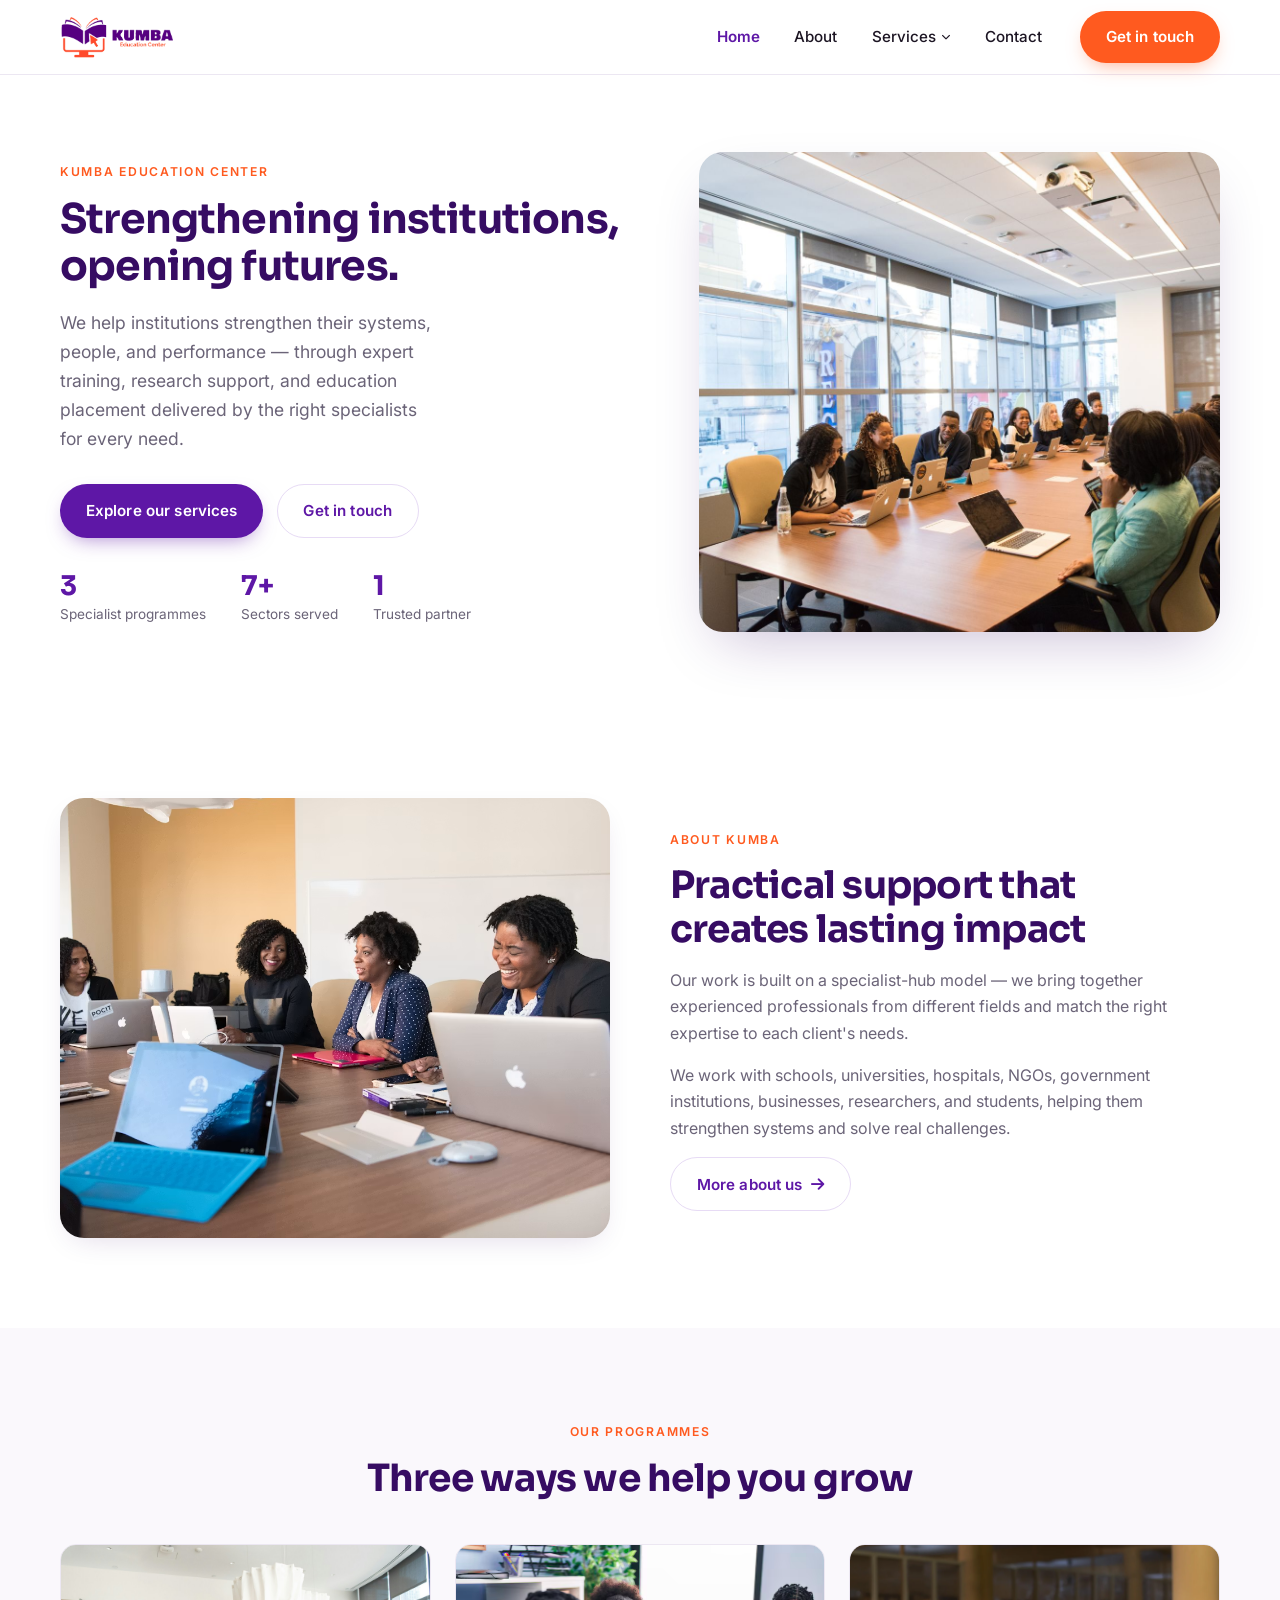
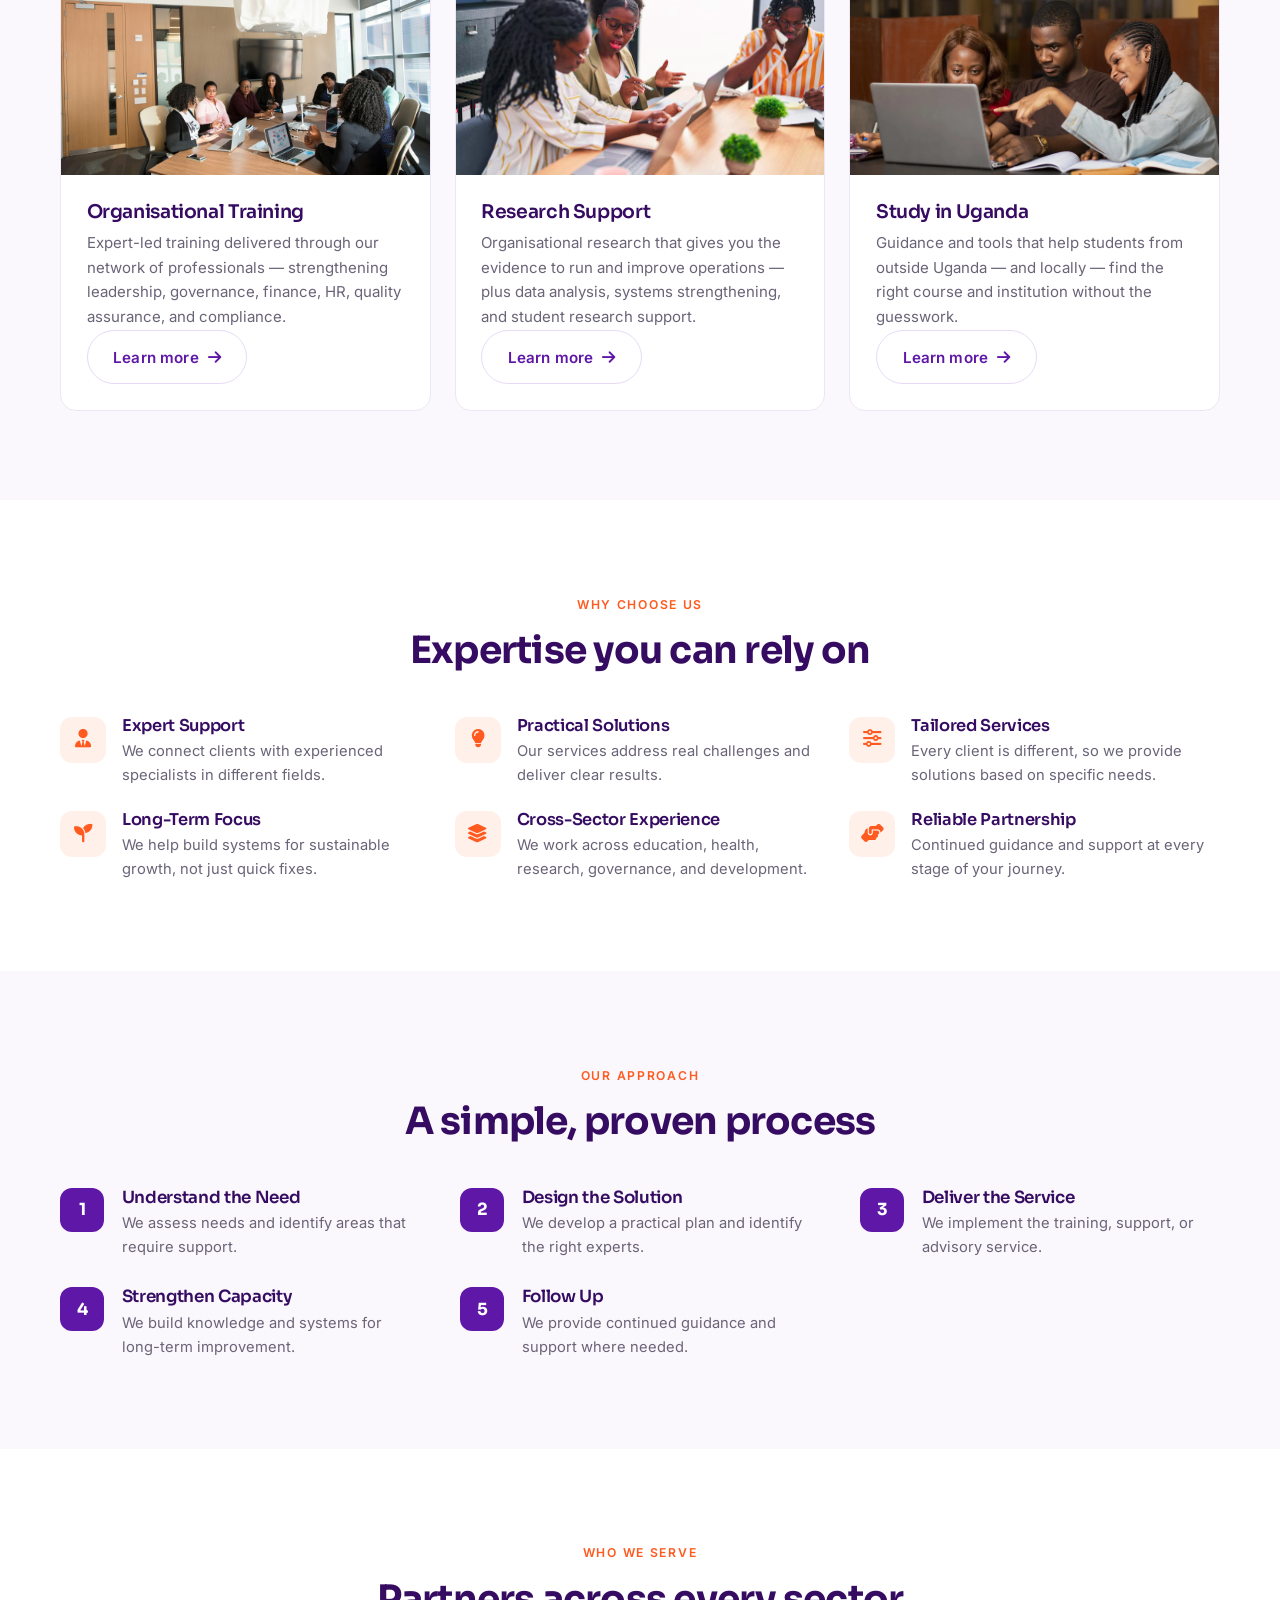
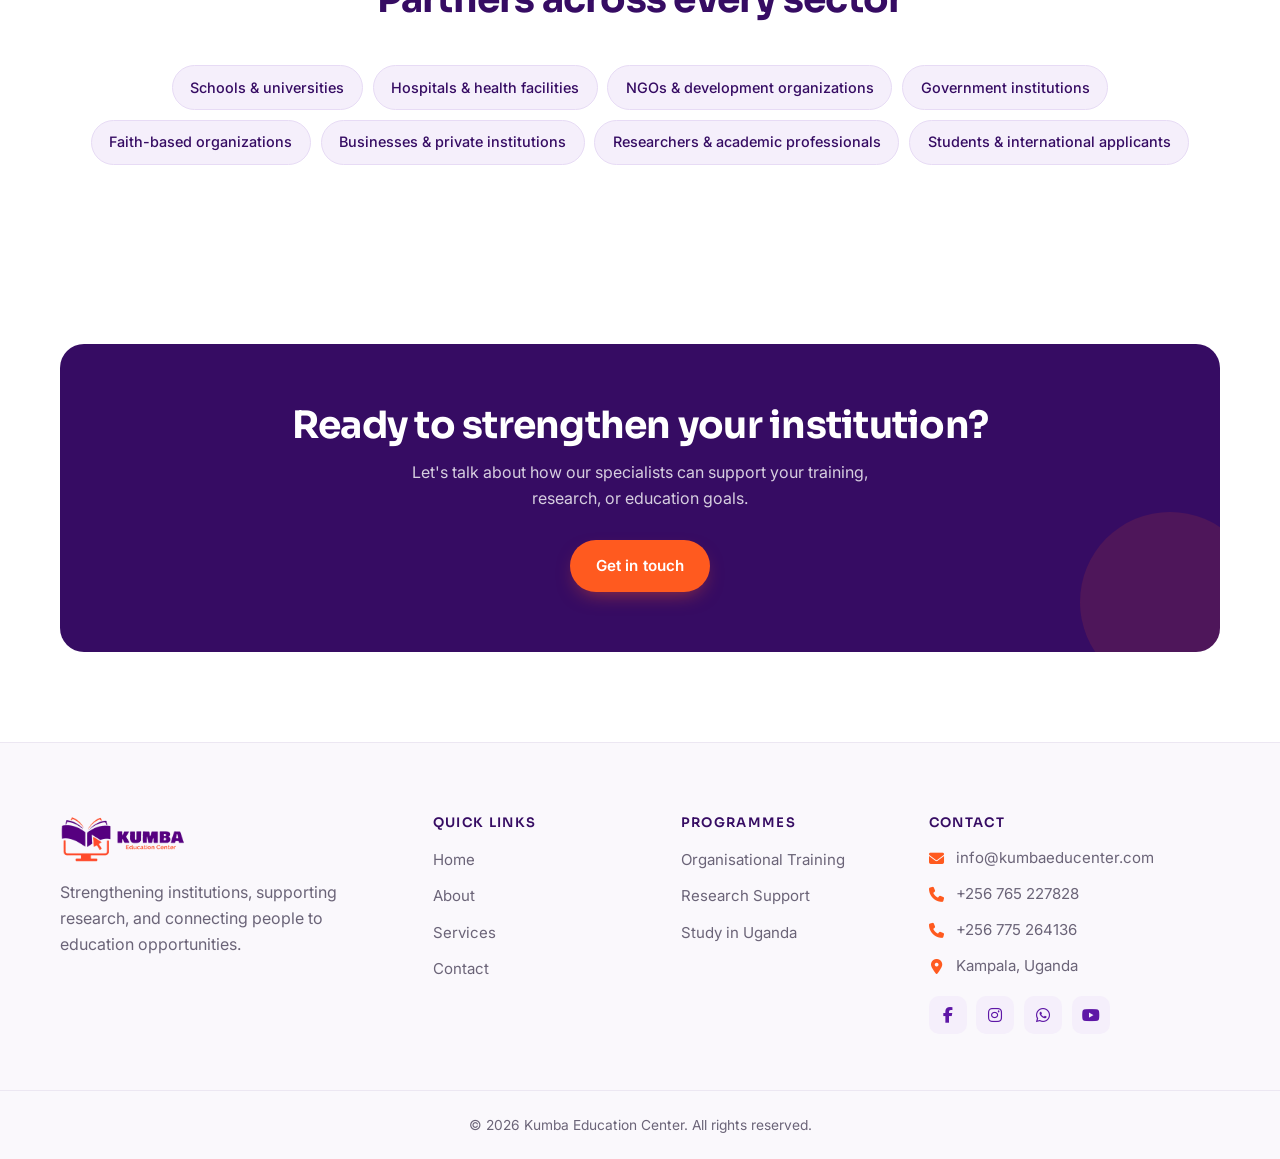
<file: index.html>
<!DOCTYPE html>
<html lang="en">
<head>
<meta charset="UTF-8">
<meta name="viewport" content="width=device-width, initial-scale=1.0">
<link rel="icon" type="image/svg+xml" href="assets/img/logo/favicon.svg">
<link rel="alternate icon" type="image/png" href="assets/img/logo/kumba-logo.png">
<link rel="apple-touch-icon" href="assets/img/logo/kumba-logo.png">
<title>Kumba Education Center — Institutional Strengthening, Research &amp; Study in Uganda</title>
<meta name="description" content="Kumba Education Center supports institutions, researchers, and students through training, research support, and education placement services in Uganda.">
<link rel="preconnect" href="https://fonts.googleapis.com">
<link rel="preconnect" href="https://fonts.gstatic.com" crossorigin>
<link href="https://fonts.googleapis.com/css2?family=Inter:wght@400;500;600&family=Sora:wght@400;600;700&display=swap" rel="stylesheet">
<link rel="stylesheet" href="assets/css/all-fontawesome.min.css">
<link rel="stylesheet" href="assets/css/kumba.css">
<!-- Critical preloader styles (inlined to avoid unstyled flash before kumba.css loads) -->
<style>
#preloader{position:fixed;inset:0;z-index:9999;display:grid;place-items:center;background:#fff;transition:opacity .5s ease,visibility .5s ease}
#preloader.is-done{opacity:0;visibility:hidden}
.preloader__inner{display:flex;flex-direction:column;align-items:center;gap:1.6rem}
.preloader__logo{width:min(230px,62vw);height:auto;animation:kumbaPulse 1.7s ease-in-out infinite}
.preloader__bar{position:relative;width:190px;height:4px;border-radius:999px;background:#E7DBF5;overflow:hidden}
.preloader__bar::before{content:"";position:absolute;top:0;left:-40%;height:100%;width:40%;border-radius:999px;background:#FF5A1F;animation:kumbaSlide 1.15s cubic-bezier(.65,.05,.36,1) infinite}
@keyframes kumbaPulse{0%,100%{opacity:1;transform:scale(1)}50%{opacity:.72;transform:scale(.965)}}
@keyframes kumbaSlide{0%{left:-40%}100%{left:100%}}
@media(prefers-reduced-motion:reduce){.preloader__logo,.preloader__bar::before{animation:none}.preloader__bar::before{left:0;width:100%}}
</style>
<noscript><style>.reveal{opacity:1;transform:none}#preloader{display:none}</style></noscript>
</head>
<body>

<!-- ===== PRELOADER ===== -->
<div id="preloader" aria-hidden="true">
  <div class="preloader__inner">
    <img class="preloader__logo" src="assets/img/logo/kumba-logo.png" alt="Kumba Education Center">
    <div class="preloader__bar"></div>
  </div>
</div>

<!-- ===== HEADER ===== -->
<header class="site-header">
  <div class="container site-header__inner">
    <a class="brand" href="index.html" aria-label="Kumba Education Center home">
      <img src="assets/img/logo/kumba-logo.png" alt="Kumba Education Center">
    </a>
    <nav aria-label="Primary">
      <ul class="site-nav">
        <li><a href="index.html" aria-current="page">Home</a></li>
        <li><a href="about.html">About</a></li>
        <li class="nav-item--dropdown">
          <a href="services.html">Services <i class="fa-solid fa-chevron-down" style="font-size:.6em"></i></a>
          <ul class="dropdown">
            <li><a href="training.html">Organisational Training</a></li>
            <li><a href="research.html">Research Support</a></li>
            <li><a href="study-in-uganda.html">Study in Uganda</a></li>
          </ul>
        </li>
        <li><a href="contact.html">Contact</a></li>
      </ul>
    </nav>
    <div class="header-cta">
      <a class="btn btn--accent" href="contact.html">Get in touch</a>
    </div>
    <button class="nav-toggle" data-nav-toggle aria-label="Toggle menu" aria-expanded="false">
      <span></span><span></span><span></span>
    </button>
  </div>
</header>

<!-- ===== HERO ===== -->
<section class="hero">
  <div class="container hero__inner">
    <div class="hero__text">
      <span class="eyebrow">Kumba Education Center</span>
      <h1>Strengthening institutions, opening futures.</h1>
      <p>We help institutions strengthen their systems, people, and performance — through expert training, research support, and education placement delivered by the right specialists for every need.</p>
      <div class="hero__ctas">
        <a class="btn btn--primary" href="services.html">Explore our services</a>
        <a class="btn btn--outline" href="contact.html">Get in touch</a>
      </div>
      <div class="hero__stats">
        <div class="hero__stat"><strong>3</strong><span>Specialist programmes</span></div>
        <div class="hero__stat"><strong>7+</strong><span>Sectors served</span></div>
        <div class="hero__stat"><strong>1</strong><span>Trusted partner</span></div>
      </div>
    </div>
    <div class="hero__media">
      <img src="assets/img/services/hero-team.jpg" alt="A diverse organisation's team meeting in a boardroom" style="object-position:center 55%">
    </div>
  </div>
</section>

<!-- ===== WHO WE ARE ===== -->
<section class="section reveal">
  <div class="container">
    <div class="split">
      <div class="split__media">
        <img src="assets/img/services/team-meeting.png" alt="A team of professionals in a working meeting">
      </div>
      <div class="split__text">
        <span class="eyebrow">About Kumba</span>
        <h2>Practical support that creates lasting impact</h2>
        <p>Our work is built on a specialist-hub model — we bring together experienced professionals from different fields and match the right expertise to each client's needs.</p>
        <p>We work with schools, universities, hospitals, NGOs, government institutions, businesses, researchers, and students, helping them strengthen systems and solve real challenges.</p>
        <a class="btn btn--outline" href="about.html">More about us <i class="fa-solid fa-arrow-right"></i></a>
      </div>
    </div>
  </div>
</section>

<!-- ===== PROGRAMMES ===== -->
<section class="section section--alt reveal">
  <div class="container">
    <div class="section-head section-head--center">
      <span class="eyebrow">Our Programmes</span>
      <h2>Three ways we help you grow</h2>
    </div>
    <div class="grid grid--3">
      <article class="pcard">
        <div class="pcard__media"><img src="assets/img/services/training-team.jpg" alt="Professionals collaborating in a training session"></div>
        <div class="pcard__body">
          <h3>Organisational Training</h3>
          <p>Expert-led training delivered through our network of professionals — strengthening leadership, governance, finance, HR, quality assurance, and compliance.</p>
          <a class="btn btn--outline" href="training.html">Learn more <i class="fa-solid fa-arrow-right"></i></a>
        </div>
      </article>
      <article class="pcard">
        <div class="pcard__media"><img src="assets/img/services/research-data.png" alt="Professionals reviewing data and analytics reports"></div>
        <div class="pcard__body">
          <h3>Research Support</h3>
          <p>Organisational research that gives you the evidence to run and improve operations — plus data analysis, systems strengthening, and student research support.</p>
          <a class="btn btn--outline" href="research.html">Learn more <i class="fa-solid fa-arrow-right"></i></a>
        </div>
      </article>
      <article class="pcard">
        <div class="pcard__media"><img src="assets/img/services/study-students.png" alt="Diverse students studying together with an advisor"></div>
        <div class="pcard__body">
          <h3>Study in Uganda</h3>
          <p>Guidance and tools that help students from outside Uganda — and locally — find the right course and institution without the guesswork.</p>
          <a class="btn btn--outline" href="study-in-uganda.html">Learn more <i class="fa-solid fa-arrow-right"></i></a>
        </div>
      </article>
    </div>
  </div>
</section>

<!-- ===== WHY CHOOSE US ===== -->
<section class="section reveal">
  <div class="container">
    <div class="section-head section-head--center">
      <span class="eyebrow">Why Choose Us</span>
      <h2>Expertise you can rely on</h2>
    </div>
    <div class="grid grid--3">
      <div class="why-item">
        <div class="why-item__icon"><i class="fa-solid fa-user-tie"></i></div>
        <div><h3>Expert Support</h3><p>We connect clients with experienced specialists in different fields.</p></div>
      </div>
      <div class="why-item">
        <div class="why-item__icon"><i class="fa-solid fa-lightbulb"></i></div>
        <div><h3>Practical Solutions</h3><p>Our services address real challenges and deliver clear results.</p></div>
      </div>
      <div class="why-item">
        <div class="why-item__icon"><i class="fa-solid fa-sliders"></i></div>
        <div><h3>Tailored Services</h3><p>Every client is different, so we provide solutions based on specific needs.</p></div>
      </div>
      <div class="why-item">
        <div class="why-item__icon"><i class="fa-solid fa-seedling"></i></div>
        <div><h3>Long-Term Focus</h3><p>We help build systems for sustainable growth, not just quick fixes.</p></div>
      </div>
      <div class="why-item">
        <div class="why-item__icon"><i class="fa-solid fa-layer-group"></i></div>
        <div><h3>Cross-Sector Experience</h3><p>We work across education, health, research, governance, and development.</p></div>
      </div>
      <div class="why-item">
        <div class="why-item__icon"><i class="fa-solid fa-handshake-angle"></i></div>
        <div><h3>Reliable Partnership</h3><p>Continued guidance and support at every stage of your journey.</p></div>
      </div>
    </div>
  </div>
</section>

<!-- ===== OUR APPROACH ===== -->
<section class="section section--alt reveal">
  <div class="container">
    <div class="section-head section-head--center">
      <span class="eyebrow">Our Approach</span>
      <h2>A simple, proven process</h2>
    </div>
    <div class="grid grid--3" style="gap:1.75rem 2.5rem">
      <div class="step">
        <div class="step__badge">1</div>
        <div class="step__body"><h3>Understand the Need</h3><p>We assess needs and identify areas that require support.</p></div>
      </div>
      <div class="step">
        <div class="step__badge">2</div>
        <div class="step__body"><h3>Design the Solution</h3><p>We develop a practical plan and identify the right experts.</p></div>
      </div>
      <div class="step">
        <div class="step__badge">3</div>
        <div class="step__body"><h3>Deliver the Service</h3><p>We implement the training, support, or advisory service.</p></div>
      </div>
      <div class="step">
        <div class="step__badge">4</div>
        <div class="step__body"><h3>Strengthen Capacity</h3><p>We build knowledge and systems for long-term improvement.</p></div>
      </div>
      <div class="step">
        <div class="step__badge">5</div>
        <div class="step__body"><h3>Follow Up</h3><p>We provide continued guidance and support where needed.</p></div>
      </div>
    </div>
  </div>
</section>

<!-- ===== WHO WE SERVE ===== -->
<section class="section reveal">
  <div class="container">
    <div class="section-head section-head--center">
      <span class="eyebrow">Who We Serve</span>
      <h2>Partners across every sector</h2>
    </div>
    <div class="chip-group" style="justify-content:center">
      <span class="chip">Schools &amp; universities</span>
      <span class="chip">Hospitals &amp; health facilities</span>
      <span class="chip">NGOs &amp; development organizations</span>
      <span class="chip">Government institutions</span>
      <span class="chip">Faith-based organizations</span>
      <span class="chip">Businesses &amp; private institutions</span>
      <span class="chip">Researchers &amp; academic professionals</span>
      <span class="chip">Students &amp; international applicants</span>
    </div>
  </div>
</section>

<!-- ===== CTA BAND ===== -->
<section class="section reveal">
  <div class="container">
    <div class="cta-band">
      <h2>Ready to strengthen your institution?</h2>
      <p>Let's talk about how our specialists can support your training, research, or education goals.</p>
      <a class="btn btn--accent" href="contact.html">Get in touch</a>
    </div>
  </div>
</section>

<!-- ===== FOOTER ===== -->
<footer class="footer">
  <div class="container">
    <div class="footer__grid">
      <div>
        <a class="brand" href="index.html" aria-label="Kumba Education Center home">
          <img src="assets/img/logo/kumba-logo.png" alt="Kumba Education Center">
        </a>
        <p style="margin-top:1rem;max-width:34ch">Strengthening institutions, supporting research, and connecting people to education opportunities.</p>
      </div>
      <div>
        <h4>Quick Links</h4>
        <ul class="footer__links">
          <li><a href="index.html">Home</a></li>
          <li><a href="about.html">About</a></li>
          <li><a href="services.html">Services</a></li>
          <li><a href="contact.html">Contact</a></li>
        </ul>
      </div>
      <div>
        <h4>Programmes</h4>
        <ul class="footer__links">
          <li><a href="training.html">Organisational Training</a></li>
          <li><a href="research.html">Research Support</a></li>
          <li><a href="study-in-uganda.html">Study in Uganda</a></li>
        </ul>
      </div>
      <div>
        <h4>Contact</h4>
        <ul class="footer__contact">
          <li><i class="fa-solid fa-envelope"></i><a href="mailto:info@kumbaeducenter.com">info@kumbaeducenter.com</a></li>
          <li><i class="fa-solid fa-phone"></i><a href="tel:+256765227828">+256 765 227828</a></li>
          <li><i class="fa-solid fa-phone"></i><a href="tel:+256775264136">+256 775 264136</a></li>
          <li><i class="fa-solid fa-location-dot"></i>Kampala, Uganda</li>
        </ul>
        <div class="footer__socials">
          <a href="#" aria-label="Facebook"><i class="fa-brands fa-facebook-f"></i></a>
          <a href="#" aria-label="Instagram"><i class="fa-brands fa-instagram"></i></a>
          <a href="https://wa.me/256765227828" aria-label="WhatsApp"><i class="fa-brands fa-whatsapp"></i></a>
          <a href="#" aria-label="YouTube"><i class="fa-brands fa-youtube"></i></a>
        </div>
      </div>
    </div>
  </div>
  <div class="footer__bar">
    <div class="container">
      <p>&copy; 2026 Kumba Education Center. All rights reserved.</p>
    </div>
  </div>
</footer>

<script src="assets/js/kumba.js"></script>
</body>
</html>
</file>
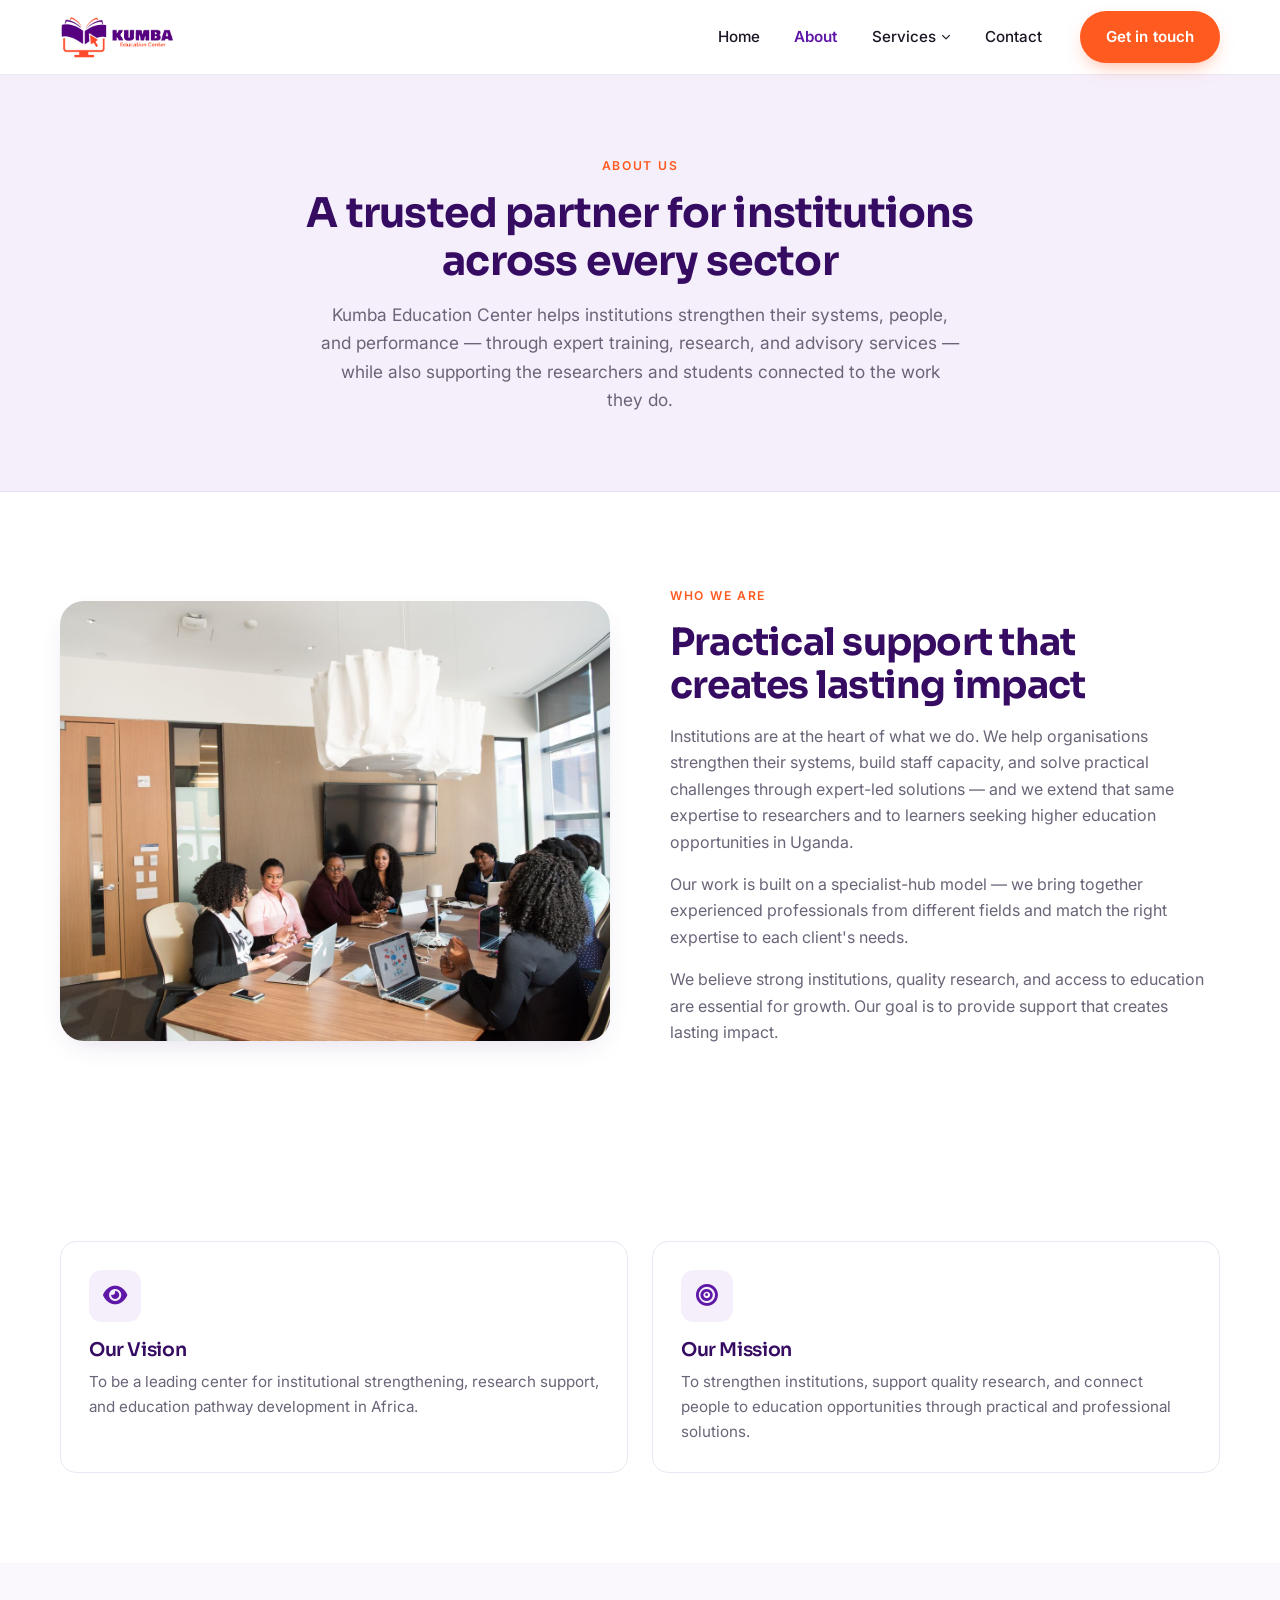
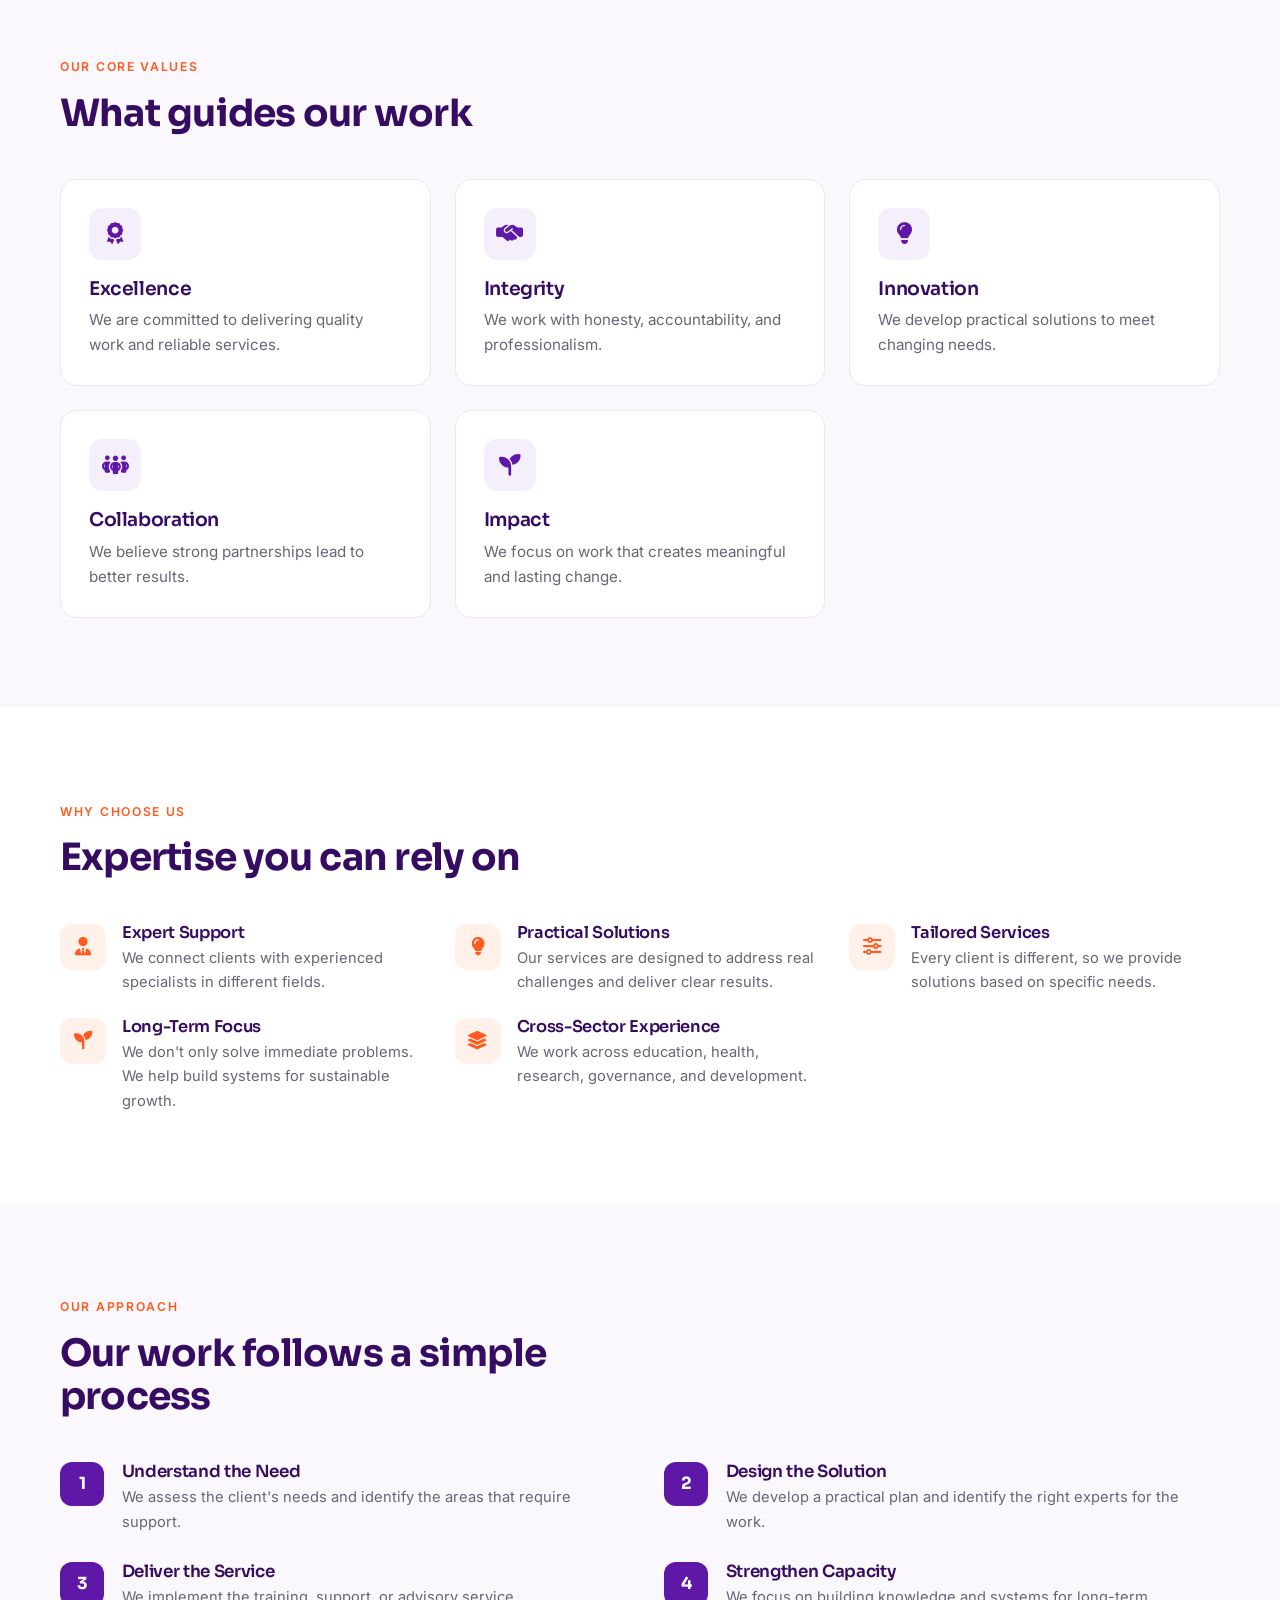
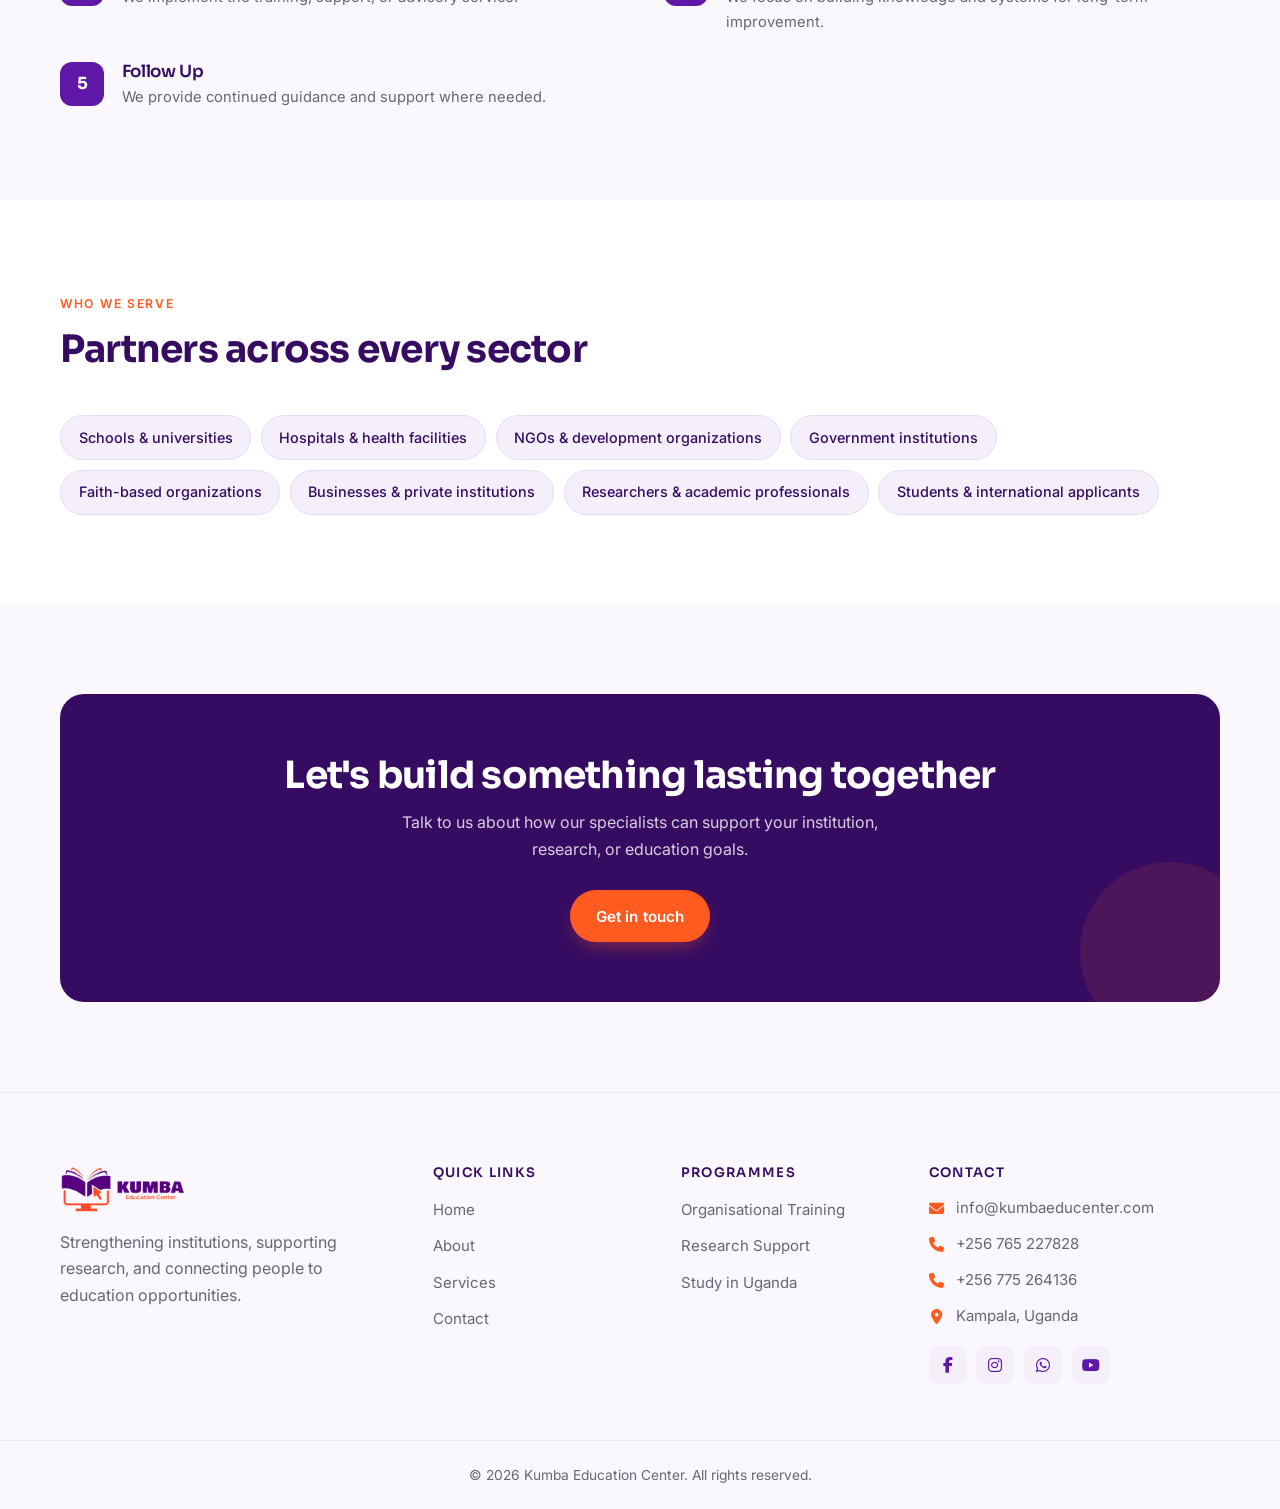
<file: about.html>
<!DOCTYPE html>
<html lang="en">
<head>
<meta charset="UTF-8">
<meta name="viewport" content="width=device-width, initial-scale=1.0">
<link rel="icon" type="image/svg+xml" href="assets/img/logo/favicon.svg">
<link rel="alternate icon" type="image/png" href="assets/img/logo/kumba-logo.png">
<link rel="apple-touch-icon" href="assets/img/logo/kumba-logo.png">
<title>About Us — Kumba Education Center</title>
<meta name="description" content="Kumba Education Center strengthens institutions, supports quality research, and connects people to education opportunities through a specialist-hub model.">
<link rel="preconnect" href="https://fonts.googleapis.com">
<link rel="preconnect" href="https://fonts.gstatic.com" crossorigin>
<link href="https://fonts.googleapis.com/css2?family=Inter:wght@400;500;600&family=Sora:wght@400;600;700&display=swap" rel="stylesheet">
<link rel="stylesheet" href="assets/css/all-fontawesome.min.css">
<link rel="stylesheet" href="assets/css/kumba.css">
<!-- Critical preloader styles (inlined to avoid unstyled flash before kumba.css loads) -->
<style>
#preloader{position:fixed;inset:0;z-index:9999;display:grid;place-items:center;background:#fff;transition:opacity .5s ease,visibility .5s ease}
#preloader.is-done{opacity:0;visibility:hidden}
.preloader__inner{display:flex;flex-direction:column;align-items:center;gap:1.6rem}
.preloader__logo{width:min(230px,62vw);height:auto;animation:kumbaPulse 1.7s ease-in-out infinite}
.preloader__bar{position:relative;width:190px;height:4px;border-radius:999px;background:#E7DBF5;overflow:hidden}
.preloader__bar::before{content:"";position:absolute;top:0;left:-40%;height:100%;width:40%;border-radius:999px;background:#FF5A1F;animation:kumbaSlide 1.15s cubic-bezier(.65,.05,.36,1) infinite}
@keyframes kumbaPulse{0%,100%{opacity:1;transform:scale(1)}50%{opacity:.72;transform:scale(.965)}}
@keyframes kumbaSlide{0%{left:-40%}100%{left:100%}}
@media(prefers-reduced-motion:reduce){.preloader__logo,.preloader__bar::before{animation:none}.preloader__bar::before{left:0;width:100%}}
</style>
<noscript><style>.reveal{opacity:1;transform:none}#preloader{display:none}</style></noscript>
</head>
<body>

<!-- ===== PRELOADER ===== -->
<div id="preloader" aria-hidden="true">
  <div class="preloader__inner">
    <img class="preloader__logo" src="assets/img/logo/kumba-logo.png" alt="Kumba Education Center">
    <div class="preloader__bar"></div>
  </div>
</div>

<!-- ===== HEADER ===== -->
<header class="site-header">
  <div class="container site-header__inner">
    <a class="brand" href="index.html" aria-label="Kumba Education Center home">
      <img src="assets/img/logo/kumba-logo.png" alt="Kumba Education Center">
    </a>
    <nav aria-label="Primary">
      <ul class="site-nav">
        <li><a href="index.html">Home</a></li>
        <li><a href="about.html" aria-current="page">About</a></li>
        <li class="nav-item--dropdown">
          <a href="services.html">Services <i class="fa-solid fa-chevron-down" style="font-size:.6em"></i></a>
          <ul class="dropdown">
            <li><a href="training.html">Organisational Training</a></li>
            <li><a href="research.html">Research Support</a></li>
            <li><a href="study-in-uganda.html">Study in Uganda</a></li>
          </ul>
        </li>
        <li><a href="contact.html">Contact</a></li>
      </ul>
    </nav>
    <div class="header-cta">
      <a class="btn btn--accent" href="contact.html">Get in touch</a>
    </div>
    <button class="nav-toggle" data-nav-toggle aria-label="Toggle menu" aria-expanded="false">
      <span></span><span></span><span></span>
    </button>
  </div>
</header>

<!-- ===== HERO ===== -->
<section class="page-hero">
  <div class="container">
    <span class="eyebrow">About Us</span>
    <h1>A trusted partner for institutions across every sector</h1>
    <p>Kumba Education Center helps institutions strengthen their systems, people, and performance — through expert training, research, and advisory services — while also supporting the researchers and students connected to the work they do.</p>
  </div>
</section>

<!-- ===== INTRO ===== -->
<section class="section reveal">
  <div class="container">
    <div class="split split--reverse">
      <div class="split__media">
        <img src="assets/img/about/team-partnership.jpg" alt="A team of professionals in a boardroom meeting">
      </div>
      <div class="split__text">
        <span class="eyebrow">Who We Are</span>
        <h2>Practical support that creates lasting impact</h2>
        <p>Institutions are at the heart of what we do. We help organisations strengthen their systems, build staff capacity, and solve practical challenges through expert-led solutions — and we extend that same expertise to researchers and to learners seeking higher education opportunities in Uganda.</p>
        <p>Our work is built on a specialist-hub model — we bring together experienced professionals from different fields and match the right expertise to each client's needs.</p>
        <p>We believe strong institutions, quality research, and access to education are essential for growth. Our goal is to provide support that creates lasting impact.</p>
      </div>
    </div>
  </div>
</section>

<!-- ===== VISION & MISSION ===== -->
<section class="section reveal">
  <div class="container">
    <div class="grid grid--2">
      <article class="card">
        <div class="card__icon"><i class="fa-solid fa-eye"></i></div>
        <h3>Our Vision</h3>
        <p>To be a leading center for institutional strengthening, research support, and education pathway development in Africa.</p>
      </article>
      <article class="card">
        <div class="card__icon"><i class="fa-solid fa-bullseye"></i></div>
        <h3>Our Mission</h3>
        <p>To strengthen institutions, support quality research, and connect people to education opportunities through practical and professional solutions.</p>
      </article>
    </div>
  </div>
</section>

<!-- ===== CORE VALUES ===== -->
<section class="section section--alt reveal">
  <div class="container">
    <div class="section-head">
      <span class="eyebrow">Our Core Values</span>
      <h2>What guides our work</h2>
    </div>
    <div class="grid grid--3">
      <div class="card">
        <div class="card__icon"><i class="fa-solid fa-award"></i></div>
        <h3>Excellence</h3>
        <p>We are committed to delivering quality work and reliable services.</p>
      </div>
      <div class="card">
        <div class="card__icon"><i class="fa-solid fa-handshake-simple"></i></div>
        <h3>Integrity</h3>
        <p>We work with honesty, accountability, and professionalism.</p>
      </div>
      <div class="card">
        <div class="card__icon"><i class="fa-solid fa-lightbulb"></i></div>
        <h3>Innovation</h3>
        <p>We develop practical solutions to meet changing needs.</p>
      </div>
      <div class="card">
        <div class="card__icon"><i class="fa-solid fa-people-group"></i></div>
        <h3>Collaboration</h3>
        <p>We believe strong partnerships lead to better results.</p>
      </div>
      <div class="card">
        <div class="card__icon"><i class="fa-solid fa-seedling"></i></div>
        <h3>Impact</h3>
        <p>We focus on work that creates meaningful and lasting change.</p>
      </div>
    </div>
  </div>
</section>

<!-- ===== WHY CHOOSE US ===== -->
<section class="section reveal">
  <div class="container">
    <div class="section-head">
      <span class="eyebrow">Why Choose Us</span>
      <h2>Expertise you can rely on</h2>
    </div>
    <div class="grid grid--3">
      <div class="why-item">
        <div class="why-item__icon"><i class="fa-solid fa-user-tie"></i></div>
        <div><h3>Expert Support</h3><p>We connect clients with experienced specialists in different fields.</p></div>
      </div>
      <div class="why-item">
        <div class="why-item__icon"><i class="fa-solid fa-lightbulb"></i></div>
        <div><h3>Practical Solutions</h3><p>Our services are designed to address real challenges and deliver clear results.</p></div>
      </div>
      <div class="why-item">
        <div class="why-item__icon"><i class="fa-solid fa-sliders"></i></div>
        <div><h3>Tailored Services</h3><p>Every client is different, so we provide solutions based on specific needs.</p></div>
      </div>
      <div class="why-item">
        <div class="why-item__icon"><i class="fa-solid fa-seedling"></i></div>
        <div><h3>Long-Term Focus</h3><p>We don't only solve immediate problems. We help build systems for sustainable growth.</p></div>
      </div>
      <div class="why-item">
        <div class="why-item__icon"><i class="fa-solid fa-layer-group"></i></div>
        <div><h3>Cross-Sector Experience</h3><p>We work across education, health, research, governance, and development.</p></div>
      </div>
    </div>
  </div>
</section>

<!-- ===== OUR APPROACH ===== -->
<section class="section section--alt reveal">
  <div class="container">
    <div class="section-head">
      <span class="eyebrow">Our Approach</span>
      <h2>Our work follows a simple process</h2>
    </div>
    <div class="grid grid--2" style="gap:1.75rem 3rem">
      <div class="step">
        <div class="step__badge">1</div>
        <div class="step__body"><h3>Understand the Need</h3><p>We assess the client's needs and identify the areas that require support.</p></div>
      </div>
      <div class="step">
        <div class="step__badge">2</div>
        <div class="step__body"><h3>Design the Solution</h3><p>We develop a practical plan and identify the right experts for the work.</p></div>
      </div>
      <div class="step">
        <div class="step__badge">3</div>
        <div class="step__body"><h3>Deliver the Service</h3><p>We implement the training, support, or advisory service.</p></div>
      </div>
      <div class="step">
        <div class="step__badge">4</div>
        <div class="step__body"><h3>Strengthen Capacity</h3><p>We focus on building knowledge and systems for long-term improvement.</p></div>
      </div>
      <div class="step">
        <div class="step__badge">5</div>
        <div class="step__body"><h3>Follow Up</h3><p>We provide continued guidance and support where needed.</p></div>
      </div>
    </div>
  </div>
</section>

<!-- ===== WHO WE SERVE ===== -->
<section class="section reveal">
  <div class="container">
    <div class="section-head">
      <span class="eyebrow">Who We Serve</span>
      <h2>Partners across every sector</h2>
    </div>
    <div class="chip-group">
      <span class="chip">Schools &amp; universities</span>
      <span class="chip">Hospitals &amp; health facilities</span>
      <span class="chip">NGOs &amp; development organizations</span>
      <span class="chip">Government institutions</span>
      <span class="chip">Faith-based organizations</span>
      <span class="chip">Businesses &amp; private institutions</span>
      <span class="chip">Researchers &amp; academic professionals</span>
      <span class="chip">Students &amp; international applicants</span>
    </div>
  </div>
</section>

<!-- ===== CTA BAND ===== -->
<section class="section section--alt reveal">
  <div class="container">
    <div class="cta-band">
      <h2>Let's build something lasting together</h2>
      <p>Talk to us about how our specialists can support your institution, research, or education goals.</p>
      <a class="btn btn--accent" href="contact.html">Get in touch</a>
    </div>
  </div>
</section>

<!-- ===== FOOTER ===== -->
<footer class="footer">
  <div class="container">
    <div class="footer__grid">
      <div>
        <a class="brand" href="index.html" aria-label="Kumba Education Center home">
          <img src="assets/img/logo/kumba-logo.png" alt="Kumba Education Center">
        </a>
        <p style="margin-top:1rem;max-width:34ch">Strengthening institutions, supporting research, and connecting people to education opportunities.</p>
      </div>
      <div>
        <h4>Quick Links</h4>
        <ul class="footer__links">
          <li><a href="index.html">Home</a></li>
          <li><a href="about.html">About</a></li>
          <li><a href="services.html">Services</a></li>
          <li><a href="contact.html">Contact</a></li>
        </ul>
      </div>
      <div>
        <h4>Programmes</h4>
        <ul class="footer__links">
          <li><a href="training.html">Organisational Training</a></li>
          <li><a href="research.html">Research Support</a></li>
          <li><a href="study-in-uganda.html">Study in Uganda</a></li>
        </ul>
      </div>
      <div>
        <h4>Contact</h4>
        <ul class="footer__contact">
          <li><i class="fa-solid fa-envelope"></i><a href="mailto:info@kumbaeducenter.com">info@kumbaeducenter.com</a></li>
          <li><i class="fa-solid fa-phone"></i><a href="tel:+256765227828">+256 765 227828</a></li>
          <li><i class="fa-solid fa-phone"></i><a href="tel:+256775264136">+256 775 264136</a></li>
          <li><i class="fa-solid fa-location-dot"></i>Kampala, Uganda</li>
        </ul>
        <div class="footer__socials">
          <a href="#" aria-label="Facebook"><i class="fa-brands fa-facebook-f"></i></a>
          <a href="#" aria-label="Instagram"><i class="fa-brands fa-instagram"></i></a>
          <a href="https://wa.me/256765227828" aria-label="WhatsApp"><i class="fa-brands fa-whatsapp"></i></a>
          <a href="#" aria-label="YouTube"><i class="fa-brands fa-youtube"></i></a>
        </div>
      </div>
    </div>
  </div>
  <div class="footer__bar">
    <div class="container">
      <p>&copy; 2026 Kumba Education Center. All rights reserved.</p>
    </div>
  </div>
</footer>

<script src="assets/js/kumba.js"></script>
</body>
</html>
</file>
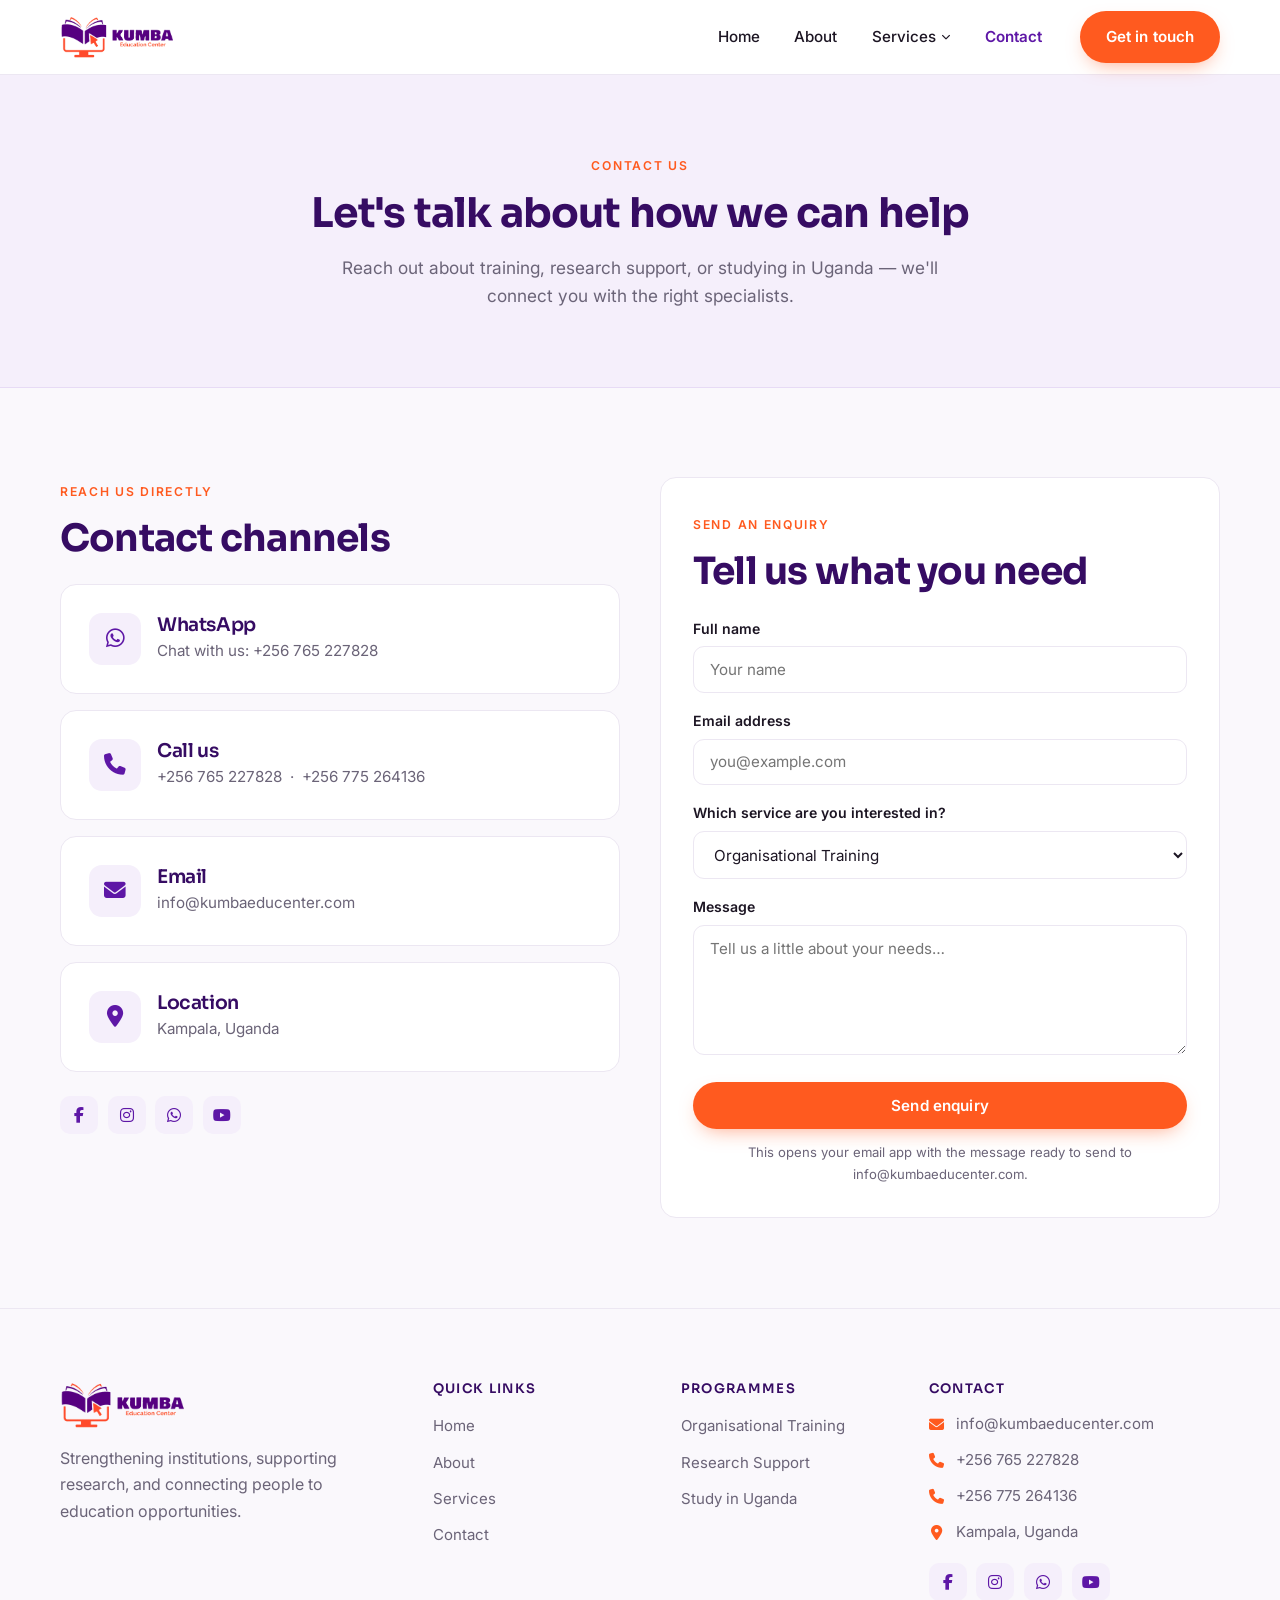
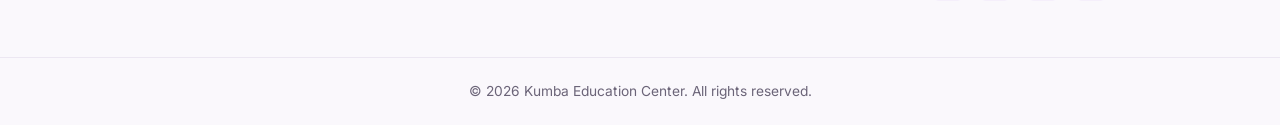
<file: contact.html>
<!DOCTYPE html>
<html lang="en">
<head>
<meta charset="UTF-8">
<meta name="viewport" content="width=device-width, initial-scale=1.0">
<link rel="icon" type="image/svg+xml" href="assets/img/logo/favicon.svg">
<link rel="alternate icon" type="image/png" href="assets/img/logo/kumba-logo.png">
<link rel="apple-touch-icon" href="assets/img/logo/kumba-logo.png">
<title>Contact Us — Kumba Education Center</title>
<meta name="description" content="Get in touch with Kumba Education Center by email, phone, or WhatsApp, or send us an enquiry about training, research support, or studying in Uganda.">
<link rel="preconnect" href="https://fonts.googleapis.com">
<link rel="preconnect" href="https://fonts.gstatic.com" crossorigin>
<link href="https://fonts.googleapis.com/css2?family=Inter:wght@400;500;600&family=Sora:wght@400;600;700&display=swap" rel="stylesheet">
<link rel="stylesheet" href="assets/css/all-fontawesome.min.css">
<link rel="stylesheet" href="assets/css/kumba.css">
<!-- Critical preloader styles (inlined to avoid unstyled flash before kumba.css loads) -->
<style>
#preloader{position:fixed;inset:0;z-index:9999;display:grid;place-items:center;background:#fff;transition:opacity .5s ease,visibility .5s ease}
#preloader.is-done{opacity:0;visibility:hidden}
.preloader__inner{display:flex;flex-direction:column;align-items:center;gap:1.6rem}
.preloader__logo{width:min(230px,62vw);height:auto;animation:kumbaPulse 1.7s ease-in-out infinite}
.preloader__bar{position:relative;width:190px;height:4px;border-radius:999px;background:#E7DBF5;overflow:hidden}
.preloader__bar::before{content:"";position:absolute;top:0;left:-40%;height:100%;width:40%;border-radius:999px;background:#FF5A1F;animation:kumbaSlide 1.15s cubic-bezier(.65,.05,.36,1) infinite}
@keyframes kumbaPulse{0%,100%{opacity:1;transform:scale(1)}50%{opacity:.72;transform:scale(.965)}}
@keyframes kumbaSlide{0%{left:-40%}100%{left:100%}}
@media(prefers-reduced-motion:reduce){.preloader__logo,.preloader__bar::before{animation:none}.preloader__bar::before{left:0;width:100%}}
</style>
<noscript><style>.reveal{opacity:1;transform:none}#preloader{display:none}</style></noscript>
</head>
<body>

<!-- ===== PRELOADER ===== -->
<div id="preloader" aria-hidden="true">
  <div class="preloader__inner">
    <img class="preloader__logo" src="assets/img/logo/kumba-logo.png" alt="Kumba Education Center">
    <div class="preloader__bar"></div>
  </div>
</div>

<!-- ===== HEADER ===== -->
<header class="site-header">
  <div class="container site-header__inner">
    <a class="brand" href="index.html" aria-label="Kumba Education Center home">
      <img src="assets/img/logo/kumba-logo.png" alt="Kumba Education Center">
    </a>
    <nav aria-label="Primary">
      <ul class="site-nav">
        <li><a href="index.html">Home</a></li>
        <li><a href="about.html">About</a></li>
        <li class="nav-item--dropdown">
          <a href="services.html">Services <i class="fa-solid fa-chevron-down" style="font-size:.6em"></i></a>
          <ul class="dropdown">
            <li><a href="training.html">Organisational Training</a></li>
            <li><a href="research.html">Research Support</a></li>
            <li><a href="study-in-uganda.html">Study in Uganda</a></li>
          </ul>
        </li>
        <li><a href="contact.html" aria-current="page">Contact</a></li>
      </ul>
    </nav>
    <div class="header-cta">
      <a class="btn btn--accent" href="contact.html">Get in touch</a>
    </div>
    <button class="nav-toggle" data-nav-toggle aria-label="Toggle menu" aria-expanded="false">
      <span></span><span></span><span></span>
    </button>
  </div>
</header>

<!-- ===== HERO ===== -->
<section class="page-hero">
  <div class="container">
    <span class="eyebrow">Contact Us</span>
    <h1>Let's talk about how we can help</h1>
    <p>Reach out about training, research support, or studying in Uganda — we'll connect you with the right specialists.</p>
  </div>
</section>

<!-- ===== CONTACT + FORM ===== -->
<section class="section section--alt reveal">
  <div class="container">
    <div class="grid grid--2" style="gap:2.5rem;align-items:start">

      <!-- Channels -->
      <div>
        <span class="eyebrow">Reach us directly</span>
        <h2 style="margin-bottom:1.5rem">Contact channels</h2>

        <a class="card" href="https://wa.me/256765227828" style="display:flex;align-items:center;gap:1rem;margin-bottom:1rem;text-decoration:none">
          <div class="card__icon" style="margin-bottom:0"><i class="fa-brands fa-whatsapp"></i></div>
          <div><h3 style="margin-bottom:.15rem">WhatsApp</h3><p style="margin-bottom:0">Chat with us: +256 765 227828</p></div>
        </a>

        <a class="card" href="tel:+256765227828" style="display:flex;align-items:center;gap:1rem;margin-bottom:1rem;text-decoration:none">
          <div class="card__icon" style="margin-bottom:0"><i class="fa-solid fa-phone"></i></div>
          <div><h3 style="margin-bottom:.15rem">Call us</h3><p style="margin-bottom:0">+256 765 227828 &nbsp;·&nbsp; +256 775 264136</p></div>
        </a>

        <a class="card" href="mailto:info@kumbaeducenter.com" style="display:flex;align-items:center;gap:1rem;margin-bottom:1rem;text-decoration:none">
          <div class="card__icon" style="margin-bottom:0"><i class="fa-solid fa-envelope"></i></div>
          <div><h3 style="margin-bottom:.15rem">Email</h3><p style="margin-bottom:0">info@kumbaeducenter.com</p></div>
        </a>

        <div class="card" style="display:flex;align-items:center;gap:1rem;margin-bottom:1.5rem">
          <div class="card__icon" style="margin-bottom:0"><i class="fa-solid fa-location-dot"></i></div>
          <div><h3 style="margin-bottom:.15rem">Location</h3><p style="margin-bottom:0">Kampala, Uganda</p></div>
        </div>

        <div class="footer__socials" style="margin-top:0">
          <a href="#" aria-label="Facebook"><i class="fa-brands fa-facebook-f"></i></a>
          <a href="#" aria-label="Instagram"><i class="fa-brands fa-instagram"></i></a>
          <a href="https://wa.me/256765227828" aria-label="WhatsApp"><i class="fa-brands fa-whatsapp"></i></a>
          <a href="#" aria-label="YouTube"><i class="fa-brands fa-youtube"></i></a>
        </div>
      </div>

      <!-- Form -->
      <div class="card" style="padding:2rem">
        <span class="eyebrow">Send an enquiry</span>
        <h2 style="margin-bottom:1.5rem">Tell us what you need</h2>
        <form id="enquiry-form">
          <div class="form-group" style="margin-bottom:1rem">
            <label for="name">Full name</label>
            <input type="text" id="name" name="name" required placeholder="Your name">
          </div>
          <div class="form-group" style="margin-bottom:1rem">
            <label for="email">Email address</label>
            <input type="email" id="email" name="email" required placeholder="you@example.com">
          </div>
          <div class="form-group" style="margin-bottom:1rem">
            <label for="programme">Which service are you interested in?</label>
            <select id="programme" name="programme">
              <option>Organisational Training</option>
              <option>Research Support</option>
              <option>Study in Uganda</option>
              <option>General Enquiry</option>
            </select>
          </div>
          <div class="form-group" style="margin-bottom:1.25rem">
            <label for="message">Message</label>
            <textarea id="message" name="message" required placeholder="Tell us a little about your needs…"></textarea>
          </div>
          <button type="submit" class="btn btn--accent" style="width:100%;justify-content:center">Send enquiry</button>
          <p style="font-size:.82rem;margin-top:.85rem;text-align:center">This opens your email app with the message ready to send to info@kumbaeducenter.com.</p>
        </form>
      </div>

    </div>
  </div>
</section>

<!-- ===== FOOTER ===== -->
<footer class="footer">
  <div class="container">
    <div class="footer__grid">
      <div>
        <a class="brand" href="index.html" aria-label="Kumba Education Center home">
          <img src="assets/img/logo/kumba-logo.png" alt="Kumba Education Center">
        </a>
        <p style="margin-top:1rem;max-width:34ch">Strengthening institutions, supporting research, and connecting people to education opportunities.</p>
      </div>
      <div>
        <h4>Quick Links</h4>
        <ul class="footer__links">
          <li><a href="index.html">Home</a></li>
          <li><a href="about.html">About</a></li>
          <li><a href="services.html">Services</a></li>
          <li><a href="contact.html">Contact</a></li>
        </ul>
      </div>
      <div>
        <h4>Programmes</h4>
        <ul class="footer__links">
          <li><a href="training.html">Organisational Training</a></li>
          <li><a href="research.html">Research Support</a></li>
          <li><a href="study-in-uganda.html">Study in Uganda</a></li>
        </ul>
      </div>
      <div>
        <h4>Contact</h4>
        <ul class="footer__contact">
          <li><i class="fa-solid fa-envelope"></i><a href="mailto:info@kumbaeducenter.com">info@kumbaeducenter.com</a></li>
          <li><i class="fa-solid fa-phone"></i><a href="tel:+256765227828">+256 765 227828</a></li>
          <li><i class="fa-solid fa-phone"></i><a href="tel:+256775264136">+256 775 264136</a></li>
          <li><i class="fa-solid fa-location-dot"></i>Kampala, Uganda</li>
        </ul>
        <div class="footer__socials">
          <a href="#" aria-label="Facebook"><i class="fa-brands fa-facebook-f"></i></a>
          <a href="#" aria-label="Instagram"><i class="fa-brands fa-instagram"></i></a>
          <a href="https://wa.me/256765227828" aria-label="WhatsApp"><i class="fa-brands fa-whatsapp"></i></a>
          <a href="#" aria-label="YouTube"><i class="fa-brands fa-youtube"></i></a>
        </div>
      </div>
    </div>
  </div>
  <div class="footer__bar">
    <div class="container">
      <p>&copy; 2026 Kumba Education Center. All rights reserved.</p>
    </div>
  </div>
</footer>

<script src="assets/js/kumba.js"></script>
</body>
</html>
</file>
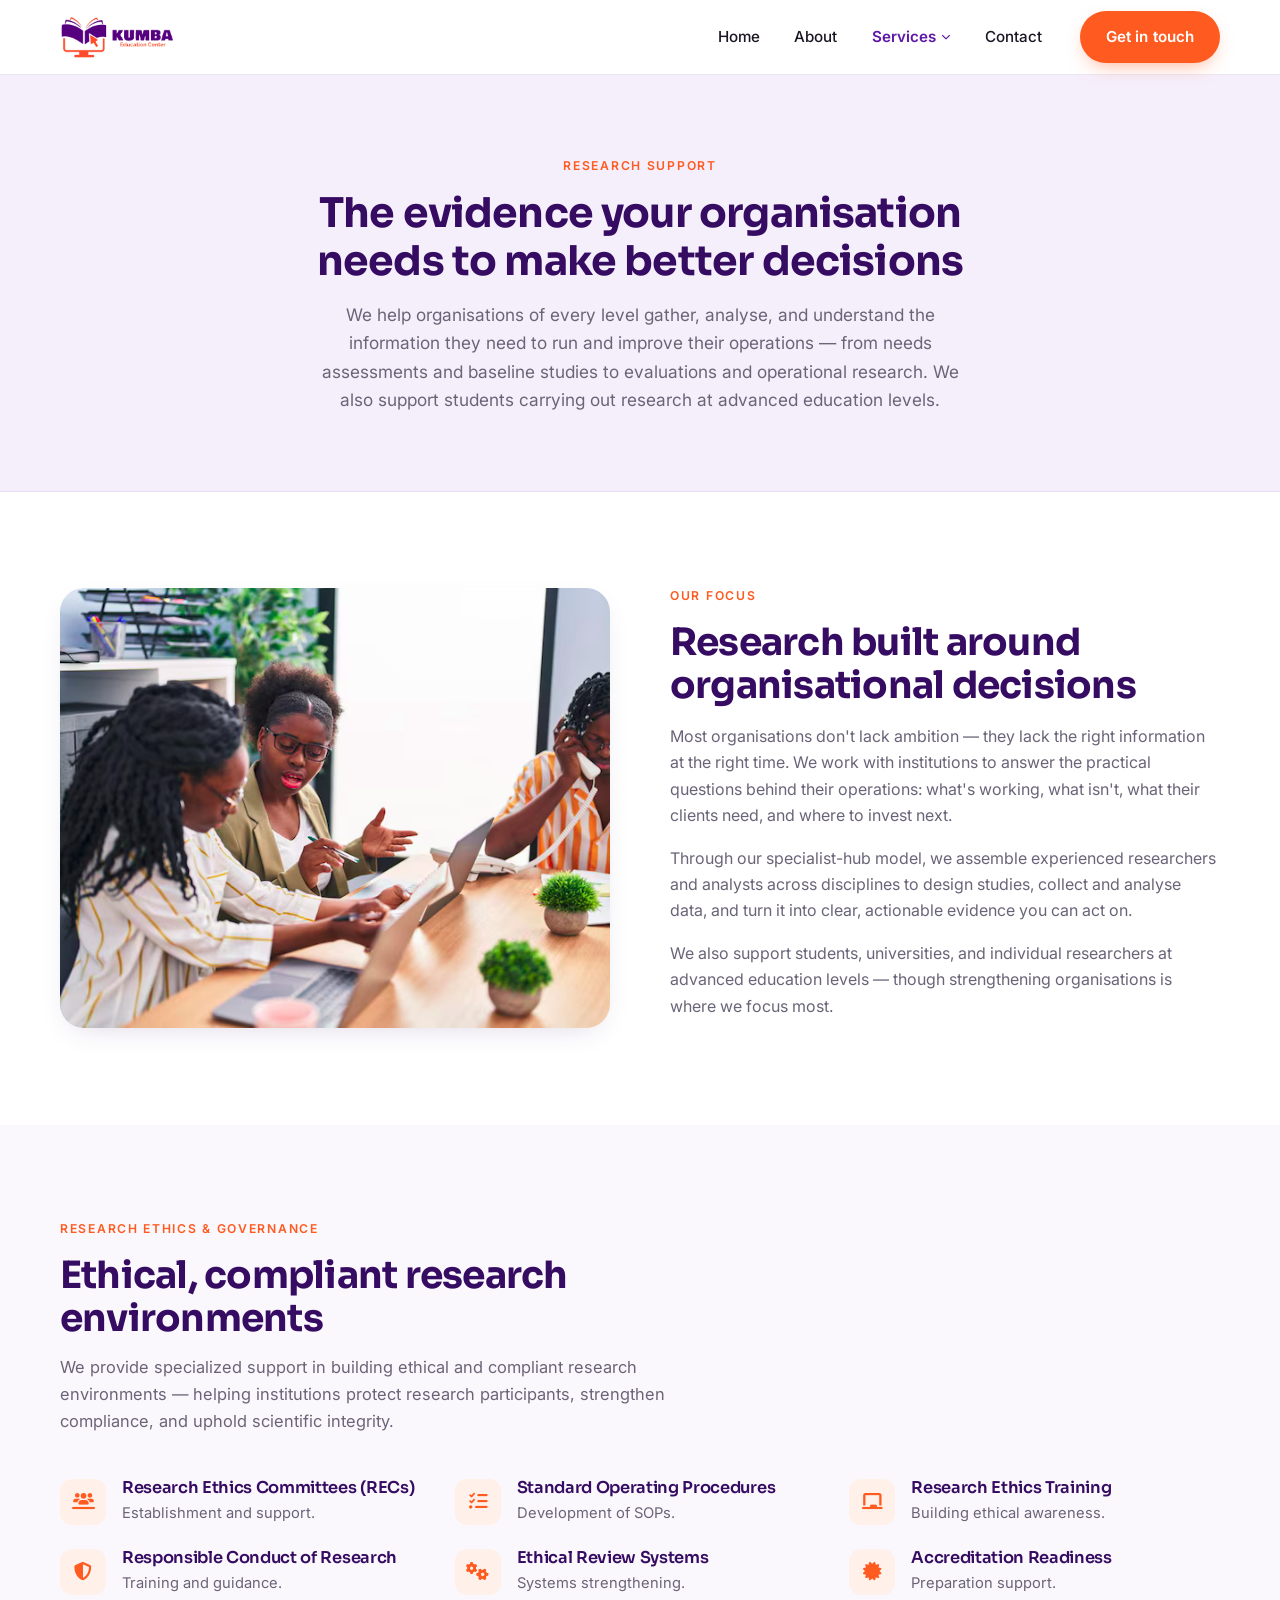
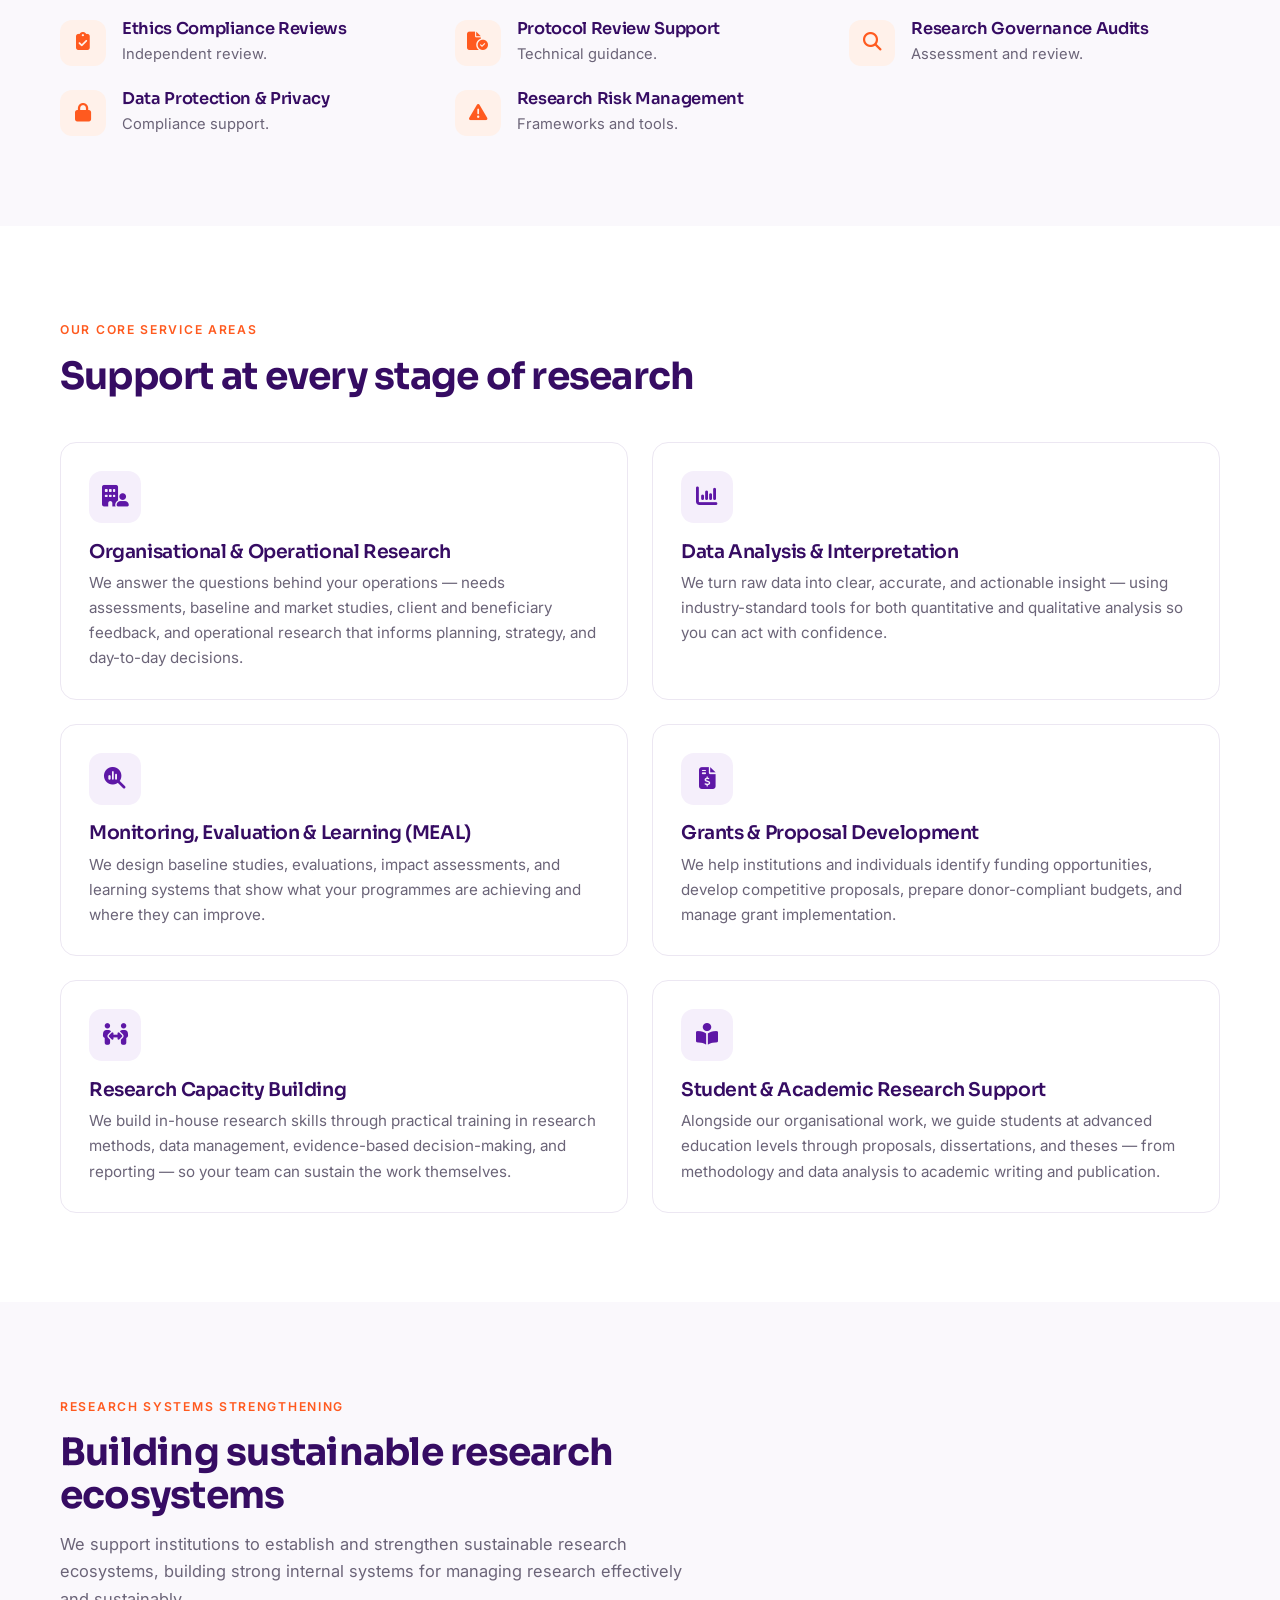
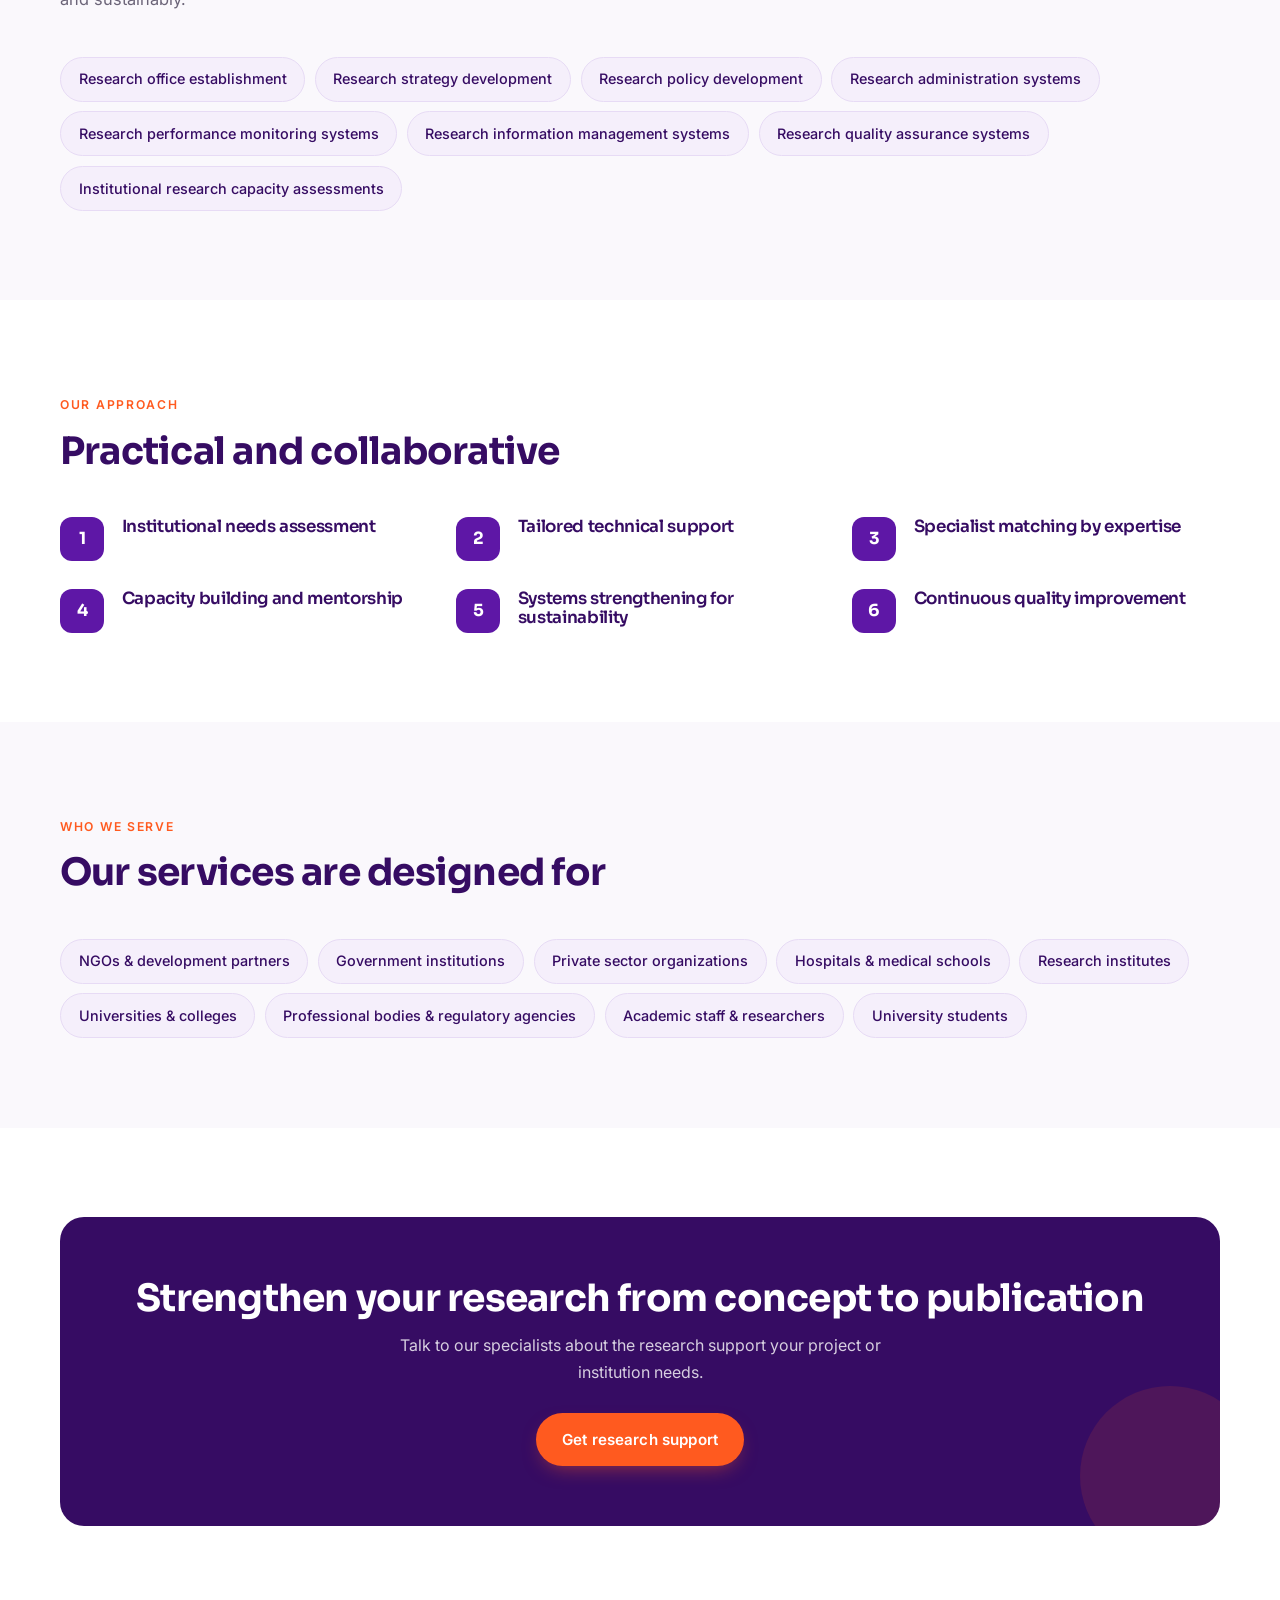
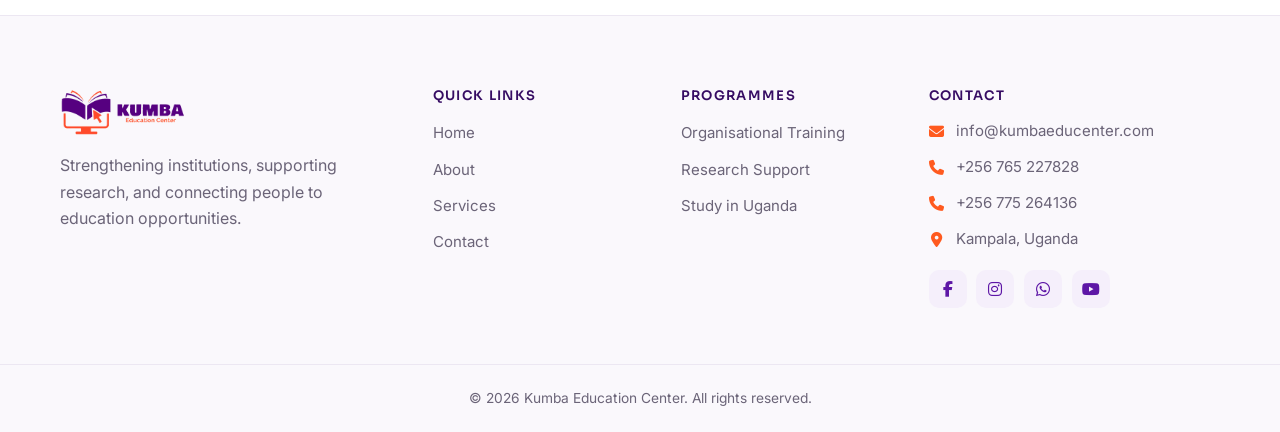
<file: research.html>
<!DOCTYPE html>
<html lang="en">
<head>
<meta charset="UTF-8">
<meta name="viewport" content="width=device-width, initial-scale=1.0">
<link rel="icon" type="image/svg+xml" href="assets/img/logo/favicon.svg">
<link rel="alternate icon" type="image/png" href="assets/img/logo/kumba-logo.png">
<link rel="apple-touch-icon" href="assets/img/logo/kumba-logo.png">
<title>Research Support — Kumba Education Center</title>
<meta name="description" content="Organisational research that gives institutions the evidence and information they need to run and improve their operations — plus support for students conducting advanced-level research.">
<link rel="preconnect" href="https://fonts.googleapis.com">
<link rel="preconnect" href="https://fonts.gstatic.com" crossorigin>
<link href="https://fonts.googleapis.com/css2?family=Inter:wght@400;500;600&family=Sora:wght@400;600;700&display=swap" rel="stylesheet">
<link rel="stylesheet" href="assets/css/all-fontawesome.min.css">
<link rel="stylesheet" href="assets/css/kumba.css">
<!-- Critical preloader styles (inlined to avoid unstyled flash before kumba.css loads) -->
<style>
#preloader{position:fixed;inset:0;z-index:9999;display:grid;place-items:center;background:#fff;transition:opacity .5s ease,visibility .5s ease}
#preloader.is-done{opacity:0;visibility:hidden}
.preloader__inner{display:flex;flex-direction:column;align-items:center;gap:1.6rem}
.preloader__logo{width:min(230px,62vw);height:auto;animation:kumbaPulse 1.7s ease-in-out infinite}
.preloader__bar{position:relative;width:190px;height:4px;border-radius:999px;background:#E7DBF5;overflow:hidden}
.preloader__bar::before{content:"";position:absolute;top:0;left:-40%;height:100%;width:40%;border-radius:999px;background:#FF5A1F;animation:kumbaSlide 1.15s cubic-bezier(.65,.05,.36,1) infinite}
@keyframes kumbaPulse{0%,100%{opacity:1;transform:scale(1)}50%{opacity:.72;transform:scale(.965)}}
@keyframes kumbaSlide{0%{left:-40%}100%{left:100%}}
@media(prefers-reduced-motion:reduce){.preloader__logo,.preloader__bar::before{animation:none}.preloader__bar::before{left:0;width:100%}}
</style>
<noscript><style>.reveal{opacity:1;transform:none}#preloader{display:none}</style></noscript>
</head>
<body>

<!-- ===== PRELOADER ===== -->
<div id="preloader" aria-hidden="true">
  <div class="preloader__inner">
    <img class="preloader__logo" src="assets/img/logo/kumba-logo.png" alt="Kumba Education Center">
    <div class="preloader__bar"></div>
  </div>
</div>

<!-- ===== HEADER ===== -->
<header class="site-header">
  <div class="container site-header__inner">
    <a class="brand" href="index.html" aria-label="Kumba Education Center home">
      <img src="assets/img/logo/kumba-logo.png" alt="Kumba Education Center">
    </a>
    <nav aria-label="Primary">
      <ul class="site-nav">
        <li><a href="index.html">Home</a></li>
        <li><a href="about.html">About</a></li>
        <li class="nav-item--dropdown">
          <a href="services.html" aria-current="page">Services <i class="fa-solid fa-chevron-down" style="font-size:.6em"></i></a>
          <ul class="dropdown">
            <li><a href="training.html">Organisational Training</a></li>
            <li><a href="research.html">Research Support</a></li>
            <li><a href="study-in-uganda.html">Study in Uganda</a></li>
          </ul>
        </li>
        <li><a href="contact.html">Contact</a></li>
      </ul>
    </nav>
    <div class="header-cta">
      <a class="btn btn--accent" href="contact.html">Get in touch</a>
    </div>
    <button class="nav-toggle" data-nav-toggle aria-label="Toggle menu" aria-expanded="false">
      <span></span><span></span><span></span>
    </button>
  </div>
</header>

<!-- ===== HERO ===== -->
<section class="page-hero">
  <div class="container">
    <span class="eyebrow">Research Support</span>
    <h1>The evidence your organisation needs to make better decisions</h1>
    <p>We help organisations of every level gather, analyse, and understand the information they need to run and improve their operations — from needs assessments and baseline studies to evaluations and operational research. We also support students carrying out research at advanced education levels.</p>
  </div>
</section>

<!-- ===== INTRO ===== -->
<section class="section reveal">
  <div class="container">
    <div class="split split--reverse">
      <div class="split__media">
        <img src="assets/img/services/research-data.png" alt="Professionals reviewing data and analytics reports together">
      </div>
      <div class="split__text">
        <span class="eyebrow">Our Focus</span>
        <h2>Research built around organisational decisions</h2>
        <p>Most organisations don't lack ambition — they lack the right information at the right time. We work with institutions to answer the practical questions behind their operations: what's working, what isn't, what their clients need, and where to invest next.</p>
        <p>Through our specialist-hub model, we assemble experienced researchers and analysts across disciplines to design studies, collect and analyse data, and turn it into clear, actionable evidence you can act on.</p>
        <p>We also support students, universities, and individual researchers at advanced education levels — though strengthening organisations is where we focus most.</p>
      </div>
    </div>
  </div>
</section>

<!-- ===== RESEARCH ETHICS & GOVERNANCE ===== -->
<section class="section section--alt reveal">
  <div class="container">
    <div class="section-head">
      <span class="eyebrow">Research Ethics &amp; Governance</span>
      <h2>Ethical, compliant research environments</h2>
      <p>We provide specialized support in building ethical and compliant research environments — helping institutions protect research participants, strengthen compliance, and uphold scientific integrity.</p>
    </div>
    <div class="grid grid--3">
      <div class="why-item"><div class="why-item__icon"><i class="fa-solid fa-users-line"></i></div><div><h3>Research Ethics Committees (RECs)</h3><p>Establishment and support.</p></div></div>
      <div class="why-item"><div class="why-item__icon"><i class="fa-solid fa-list-check"></i></div><div><h3>Standard Operating Procedures</h3><p>Development of SOPs.</p></div></div>
      <div class="why-item"><div class="why-item__icon"><i class="fa-solid fa-chalkboard"></i></div><div><h3>Research Ethics Training</h3><p>Building ethical awareness.</p></div></div>
      <div class="why-item"><div class="why-item__icon"><i class="fa-solid fa-shield-halved"></i></div><div><h3>Responsible Conduct of Research</h3><p>Training and guidance.</p></div></div>
      <div class="why-item"><div class="why-item__icon"><i class="fa-solid fa-gears"></i></div><div><h3>Ethical Review Systems</h3><p>Systems strengthening.</p></div></div>
      <div class="why-item"><div class="why-item__icon"><i class="fa-solid fa-certificate"></i></div><div><h3>Accreditation Readiness</h3><p>Preparation support.</p></div></div>
      <div class="why-item"><div class="why-item__icon"><i class="fa-solid fa-clipboard-check"></i></div><div><h3>Ethics Compliance Reviews</h3><p>Independent review.</p></div></div>
      <div class="why-item"><div class="why-item__icon"><i class="fa-solid fa-file-circle-check"></i></div><div><h3>Protocol Review Support</h3><p>Technical guidance.</p></div></div>
      <div class="why-item"><div class="why-item__icon"><i class="fa-solid fa-magnifying-glass"></i></div><div><h3>Research Governance Audits</h3><p>Assessment and review.</p></div></div>
      <div class="why-item"><div class="why-item__icon"><i class="fa-solid fa-lock"></i></div><div><h3>Data Protection &amp; Privacy</h3><p>Compliance support.</p></div></div>
      <div class="why-item"><div class="why-item__icon"><i class="fa-solid fa-triangle-exclamation"></i></div><div><h3>Research Risk Management</h3><p>Frameworks and tools.</p></div></div>
    </div>
  </div>
</section>

<!-- ===== CORE SERVICE AREAS ===== -->
<section class="section reveal">
  <div class="container">
    <div class="section-head">
      <span class="eyebrow">Our Core Service Areas</span>
      <h2>Support at every stage of research</h2>
    </div>
    <div class="grid grid--2">
      <article class="card">
        <div class="card__icon"><i class="fa-solid fa-building-user"></i></div>
        <h3>Organisational &amp; Operational Research</h3>
        <p>We answer the questions behind your operations — needs assessments, baseline and market studies, client and beneficiary feedback, and operational research that informs planning, strategy, and day-to-day decisions.</p>
      </article>
      <article class="card">
        <div class="card__icon"><i class="fa-solid fa-chart-column"></i></div>
        <h3>Data Analysis &amp; Interpretation</h3>
        <p>We turn raw data into clear, accurate, and actionable insight — using industry-standard tools for both quantitative and qualitative analysis so you can act with confidence.</p>
      </article>
      <article class="card">
        <div class="card__icon"><i class="fa-solid fa-magnifying-glass-chart"></i></div>
        <h3>Monitoring, Evaluation &amp; Learning (MEAL)</h3>
        <p>We design baseline studies, evaluations, impact assessments, and learning systems that show what your programmes are achieving and where they can improve.</p>
      </article>
      <article class="card">
        <div class="card__icon"><i class="fa-solid fa-file-invoice-dollar"></i></div>
        <h3>Grants &amp; Proposal Development</h3>
        <p>We help institutions and individuals identify funding opportunities, develop competitive proposals, prepare donor-compliant budgets, and manage grant implementation.</p>
      </article>
      <article class="card">
        <div class="card__icon"><i class="fa-solid fa-people-arrows"></i></div>
        <h3>Research Capacity Building</h3>
        <p>We build in-house research skills through practical training in research methods, data management, evidence-based decision-making, and reporting — so your team can sustain the work themselves.</p>
      </article>
      <article class="card">
        <div class="card__icon"><i class="fa-solid fa-book-open-reader"></i></div>
        <h3>Student &amp; Academic Research Support</h3>
        <p>Alongside our organisational work, we guide students at advanced education levels through proposals, dissertations, and theses — from methodology and data analysis to academic writing and publication.</p>
      </article>
    </div>
  </div>
</section>

<!-- ===== RESEARCH SYSTEMS STRENGTHENING ===== -->
<section class="section section--alt reveal">
  <div class="container">
    <div class="section-head">
      <span class="eyebrow">Research Systems Strengthening</span>
      <h2>Building sustainable research ecosystems</h2>
      <p>We support institutions to establish and strengthen sustainable research ecosystems, building strong internal systems for managing research effectively and sustainably.</p>
    </div>
    <div class="chip-group">
      <span class="chip">Research office establishment</span>
      <span class="chip">Research strategy development</span>
      <span class="chip">Research policy development</span>
      <span class="chip">Research administration systems</span>
      <span class="chip">Research performance monitoring systems</span>
      <span class="chip">Research information management systems</span>
      <span class="chip">Research quality assurance systems</span>
      <span class="chip">Institutional research capacity assessments</span>
    </div>
  </div>
</section>

<!-- ===== OUR APPROACH ===== -->
<section class="section reveal">
  <div class="container">
    <div class="section-head">
      <span class="eyebrow">Our Approach</span>
      <h2>Practical and collaborative</h2>
    </div>
    <div class="grid grid--3" style="gap:1.75rem">
      <div class="step"><div class="step__badge">1</div><div class="step__body"><h3>Institutional needs assessment</h3></div></div>
      <div class="step"><div class="step__badge">2</div><div class="step__body"><h3>Tailored technical support</h3></div></div>
      <div class="step"><div class="step__badge">3</div><div class="step__body"><h3>Specialist matching by expertise</h3></div></div>
      <div class="step"><div class="step__badge">4</div><div class="step__body"><h3>Capacity building and mentorship</h3></div></div>
      <div class="step"><div class="step__badge">5</div><div class="step__body"><h3>Systems strengthening for sustainability</h3></div></div>
      <div class="step"><div class="step__badge">6</div><div class="step__body"><h3>Continuous quality improvement</h3></div></div>
    </div>
  </div>
</section>

<!-- ===== WHO WE SERVE ===== -->
<section class="section section--alt reveal">
  <div class="container">
    <div class="section-head">
      <span class="eyebrow">Who We Serve</span>
      <h2>Our services are designed for</h2>
    </div>
    <div class="chip-group">
      <span class="chip">NGOs &amp; development partners</span>
      <span class="chip">Government institutions</span>
      <span class="chip">Private sector organizations</span>
      <span class="chip">Hospitals &amp; medical schools</span>
      <span class="chip">Research institutes</span>
      <span class="chip">Universities &amp; colleges</span>
      <span class="chip">Professional bodies &amp; regulatory agencies</span>
      <span class="chip">Academic staff &amp; researchers</span>
      <span class="chip">University students</span>
    </div>
  </div>
</section>

<!-- ===== CTA BAND ===== -->
<section class="section reveal">
  <div class="container">
    <div class="cta-band">
      <h2>Strengthen your research from concept to publication</h2>
      <p>Talk to our specialists about the research support your project or institution needs.</p>
      <a class="btn btn--accent" href="contact.html">Get research support</a>
    </div>
  </div>
</section>

<!-- ===== FOOTER ===== -->
<footer class="footer">
  <div class="container">
    <div class="footer__grid">
      <div>
        <a class="brand" href="index.html" aria-label="Kumba Education Center home">
          <img src="assets/img/logo/kumba-logo.png" alt="Kumba Education Center">
        </a>
        <p style="margin-top:1rem;max-width:34ch">Strengthening institutions, supporting research, and connecting people to education opportunities.</p>
      </div>
      <div>
        <h4>Quick Links</h4>
        <ul class="footer__links">
          <li><a href="index.html">Home</a></li>
          <li><a href="about.html">About</a></li>
          <li><a href="services.html">Services</a></li>
          <li><a href="contact.html">Contact</a></li>
        </ul>
      </div>
      <div>
        <h4>Programmes</h4>
        <ul class="footer__links">
          <li><a href="training.html">Organisational Training</a></li>
          <li><a href="research.html">Research Support</a></li>
          <li><a href="study-in-uganda.html">Study in Uganda</a></li>
        </ul>
      </div>
      <div>
        <h4>Contact</h4>
        <ul class="footer__contact">
          <li><i class="fa-solid fa-envelope"></i><a href="mailto:info@kumbaeducenter.com">info@kumbaeducenter.com</a></li>
          <li><i class="fa-solid fa-phone"></i><a href="tel:+256765227828">+256 765 227828</a></li>
          <li><i class="fa-solid fa-phone"></i><a href="tel:+256775264136">+256 775 264136</a></li>
          <li><i class="fa-solid fa-location-dot"></i>Kampala, Uganda</li>
        </ul>
        <div class="footer__socials">
          <a href="#" aria-label="Facebook"><i class="fa-brands fa-facebook-f"></i></a>
          <a href="#" aria-label="Instagram"><i class="fa-brands fa-instagram"></i></a>
          <a href="https://wa.me/256765227828" aria-label="WhatsApp"><i class="fa-brands fa-whatsapp"></i></a>
          <a href="#" aria-label="YouTube"><i class="fa-brands fa-youtube"></i></a>
        </div>
      </div>
    </div>
  </div>
  <div class="footer__bar">
    <div class="container">
      <p>&copy; 2026 Kumba Education Center. All rights reserved.</p>
    </div>
  </div>
</footer>

<script src="assets/js/kumba.js"></script>
</body>
</html>
</file>
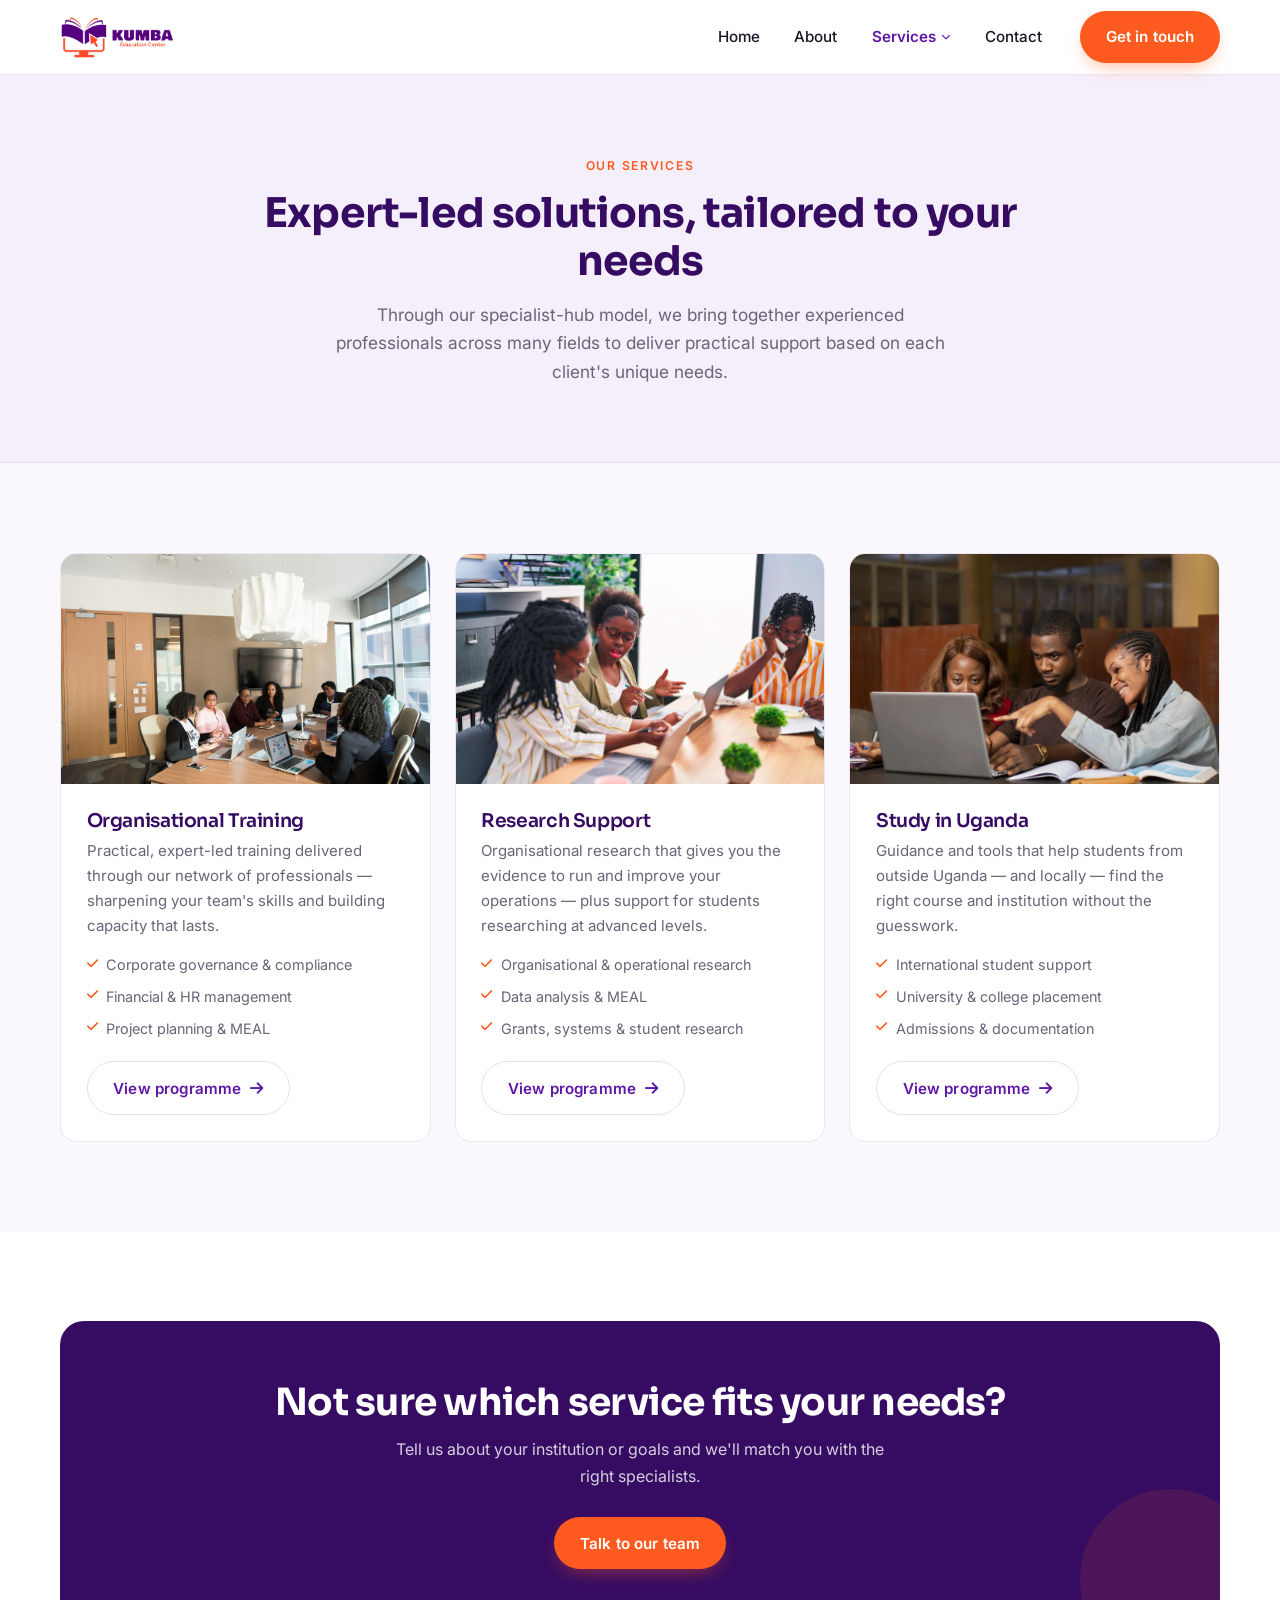
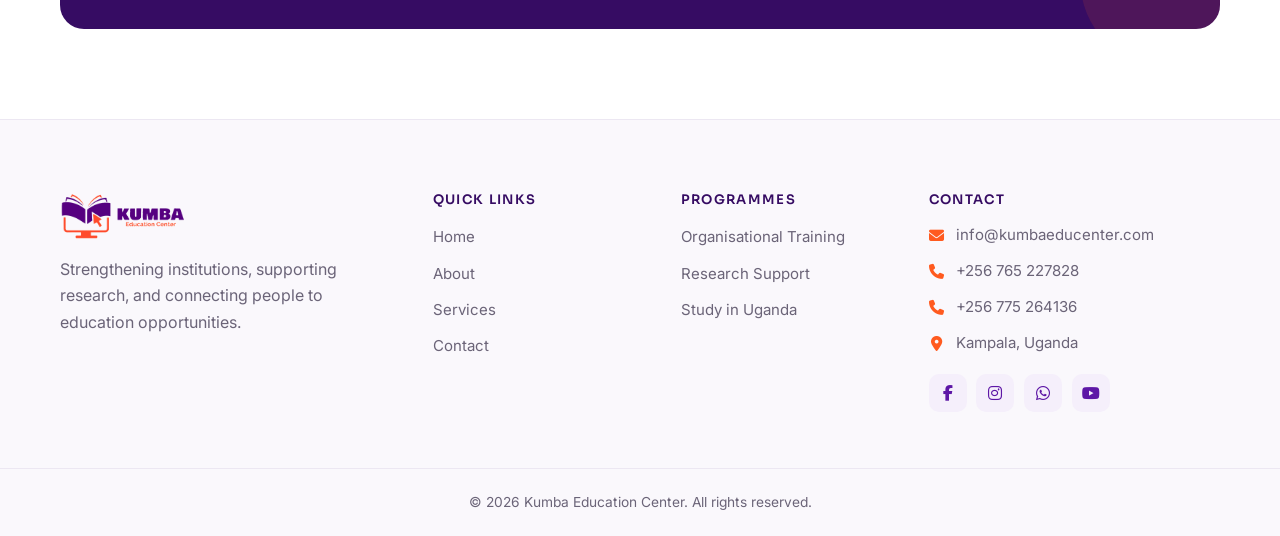
<file: services.html>
<!DOCTYPE html>
<html lang="en">
<head>
<meta charset="UTF-8">
<meta name="viewport" content="width=device-width, initial-scale=1.0">
<link rel="icon" type="image/svg+xml" href="assets/img/logo/favicon.svg">
<link rel="alternate icon" type="image/png" href="assets/img/logo/kumba-logo.png">
<link rel="apple-touch-icon" href="assets/img/logo/kumba-logo.png">
<title>Our Services — Kumba Education Center</title>
<meta name="description" content="Organisational Training, Research Support, and Study in Uganda — tailored, expert-led services delivered through our specialist-hub model.">
<link rel="preconnect" href="https://fonts.googleapis.com">
<link rel="preconnect" href="https://fonts.gstatic.com" crossorigin>
<link href="https://fonts.googleapis.com/css2?family=Inter:wght@400;500;600&family=Sora:wght@400;600;700&display=swap" rel="stylesheet">
<link rel="stylesheet" href="assets/css/all-fontawesome.min.css">
<link rel="stylesheet" href="assets/css/kumba.css">
<!-- Critical preloader styles (inlined to avoid unstyled flash before kumba.css loads) -->
<style>
#preloader{position:fixed;inset:0;z-index:9999;display:grid;place-items:center;background:#fff;transition:opacity .5s ease,visibility .5s ease}
#preloader.is-done{opacity:0;visibility:hidden}
.preloader__inner{display:flex;flex-direction:column;align-items:center;gap:1.6rem}
.preloader__logo{width:min(230px,62vw);height:auto;animation:kumbaPulse 1.7s ease-in-out infinite}
.preloader__bar{position:relative;width:190px;height:4px;border-radius:999px;background:#E7DBF5;overflow:hidden}
.preloader__bar::before{content:"";position:absolute;top:0;left:-40%;height:100%;width:40%;border-radius:999px;background:#FF5A1F;animation:kumbaSlide 1.15s cubic-bezier(.65,.05,.36,1) infinite}
@keyframes kumbaPulse{0%,100%{opacity:1;transform:scale(1)}50%{opacity:.72;transform:scale(.965)}}
@keyframes kumbaSlide{0%{left:-40%}100%{left:100%}}
@media(prefers-reduced-motion:reduce){.preloader__logo,.preloader__bar::before{animation:none}.preloader__bar::before{left:0;width:100%}}
</style>
<noscript><style>.reveal{opacity:1;transform:none}#preloader{display:none}</style></noscript>
</head>
<body>

<!-- ===== PRELOADER ===== -->
<div id="preloader" aria-hidden="true">
  <div class="preloader__inner">
    <img class="preloader__logo" src="assets/img/logo/kumba-logo.png" alt="Kumba Education Center">
    <div class="preloader__bar"></div>
  </div>
</div>

<!-- ===== HEADER ===== -->
<header class="site-header">
  <div class="container site-header__inner">
    <a class="brand" href="index.html" aria-label="Kumba Education Center home">
      <img src="assets/img/logo/kumba-logo.png" alt="Kumba Education Center">
    </a>
    <nav aria-label="Primary">
      <ul class="site-nav">
        <li><a href="index.html">Home</a></li>
        <li><a href="about.html">About</a></li>
        <li class="nav-item--dropdown">
          <a href="services.html" aria-current="page">Services <i class="fa-solid fa-chevron-down" style="font-size:.6em"></i></a>
          <ul class="dropdown">
            <li><a href="training.html">Organisational Training</a></li>
            <li><a href="research.html">Research Support</a></li>
            <li><a href="study-in-uganda.html">Study in Uganda</a></li>
          </ul>
        </li>
        <li><a href="contact.html">Contact</a></li>
      </ul>
    </nav>
    <div class="header-cta">
      <a class="btn btn--accent" href="contact.html">Get in touch</a>
    </div>
    <button class="nav-toggle" data-nav-toggle aria-label="Toggle menu" aria-expanded="false">
      <span></span><span></span><span></span>
    </button>
  </div>
</header>

<!-- ===== HERO ===== -->
<section class="page-hero">
  <div class="container">
    <span class="eyebrow">Our Services</span>
    <h1>Expert-led solutions, tailored to your needs</h1>
    <p>Through our specialist-hub model, we bring together experienced professionals across many fields to deliver practical support based on each client's unique needs.</p>
  </div>
</section>

<!-- ===== PROGRAMME CARDS ===== -->
<section class="section section--alt reveal">
  <div class="container">
    <div class="grid grid--3">

      <article class="pcard">
        <div class="pcard__media"><img src="assets/img/services/training-team.jpg" alt="Professionals collaborating in a training session"></div>
        <div class="pcard__body">
          <h3>Organisational Training</h3>
          <p>Practical, expert-led training delivered through our network of professionals — sharpening your team's skills and building capacity that lasts.</p>
          <ul class="pcard__list">
            <li><i class="fa-solid fa-check"></i>Corporate governance &amp; compliance</li>
            <li><i class="fa-solid fa-check"></i>Financial &amp; HR management</li>
            <li><i class="fa-solid fa-check"></i>Project planning &amp; MEAL</li>
          </ul>
          <a class="btn btn--outline" href="training.html">View programme <i class="fa-solid fa-arrow-right"></i></a>
        </div>
      </article>

      <article class="pcard">
        <div class="pcard__media"><img src="assets/img/services/research-data.png" alt="Professionals reviewing data and analytics reports"></div>
        <div class="pcard__body">
          <h3>Research Support</h3>
          <p>Organisational research that gives you the evidence to run and improve your operations — plus support for students researching at advanced levels.</p>
          <ul class="pcard__list">
            <li><i class="fa-solid fa-check"></i>Organisational &amp; operational research</li>
            <li><i class="fa-solid fa-check"></i>Data analysis &amp; MEAL</li>
            <li><i class="fa-solid fa-check"></i>Grants, systems &amp; student research</li>
          </ul>
          <a class="btn btn--outline" href="research.html">View programme <i class="fa-solid fa-arrow-right"></i></a>
        </div>
      </article>

      <article class="pcard">
        <div class="pcard__media"><img src="assets/img/services/study-students.png" alt="Diverse students studying together with an advisor"></div>
        <div class="pcard__body">
          <h3>Study in Uganda</h3>
          <p>Guidance and tools that help students from outside Uganda — and locally — find the right course and institution without the guesswork.</p>
          <ul class="pcard__list">
            <li><i class="fa-solid fa-check"></i>International student support</li>
            <li><i class="fa-solid fa-check"></i>University &amp; college placement</li>
            <li><i class="fa-solid fa-check"></i>Admissions &amp; documentation</li>
          </ul>
          <a class="btn btn--outline" href="study-in-uganda.html">View programme <i class="fa-solid fa-arrow-right"></i></a>
        </div>
      </article>

    </div>
  </div>
</section>

<!-- ===== CTA BAND ===== -->
<section class="section reveal">
  <div class="container">
    <div class="cta-band">
      <h2>Not sure which service fits your needs?</h2>
      <p>Tell us about your institution or goals and we'll match you with the right specialists.</p>
      <a class="btn btn--accent" href="contact.html">Talk to our team</a>
    </div>
  </div>
</section>

<!-- ===== FOOTER ===== -->
<footer class="footer">
  <div class="container">
    <div class="footer__grid">
      <div>
        <a class="brand" href="index.html" aria-label="Kumba Education Center home">
          <img src="assets/img/logo/kumba-logo.png" alt="Kumba Education Center">
        </a>
        <p style="margin-top:1rem;max-width:34ch">Strengthening institutions, supporting research, and connecting people to education opportunities.</p>
      </div>
      <div>
        <h4>Quick Links</h4>
        <ul class="footer__links">
          <li><a href="index.html">Home</a></li>
          <li><a href="about.html">About</a></li>
          <li><a href="services.html">Services</a></li>
          <li><a href="contact.html">Contact</a></li>
        </ul>
      </div>
      <div>
        <h4>Programmes</h4>
        <ul class="footer__links">
          <li><a href="training.html">Organisational Training</a></li>
          <li><a href="research.html">Research Support</a></li>
          <li><a href="study-in-uganda.html">Study in Uganda</a></li>
        </ul>
      </div>
      <div>
        <h4>Contact</h4>
        <ul class="footer__contact">
          <li><i class="fa-solid fa-envelope"></i><a href="mailto:info@kumbaeducenter.com">info@kumbaeducenter.com</a></li>
          <li><i class="fa-solid fa-phone"></i><a href="tel:+256765227828">+256 765 227828</a></li>
          <li><i class="fa-solid fa-phone"></i><a href="tel:+256775264136">+256 775 264136</a></li>
          <li><i class="fa-solid fa-location-dot"></i>Kampala, Uganda</li>
        </ul>
        <div class="footer__socials">
          <a href="#" aria-label="Facebook"><i class="fa-brands fa-facebook-f"></i></a>
          <a href="#" aria-label="Instagram"><i class="fa-brands fa-instagram"></i></a>
          <a href="https://wa.me/256765227828" aria-label="WhatsApp"><i class="fa-brands fa-whatsapp"></i></a>
          <a href="#" aria-label="YouTube"><i class="fa-brands fa-youtube"></i></a>
        </div>
      </div>
    </div>
  </div>
  <div class="footer__bar">
    <div class="container">
      <p>&copy; 2026 Kumba Education Center. All rights reserved.</p>
    </div>
  </div>
</footer>

<script src="assets/js/kumba.js"></script>
</body>
</html>
</file>
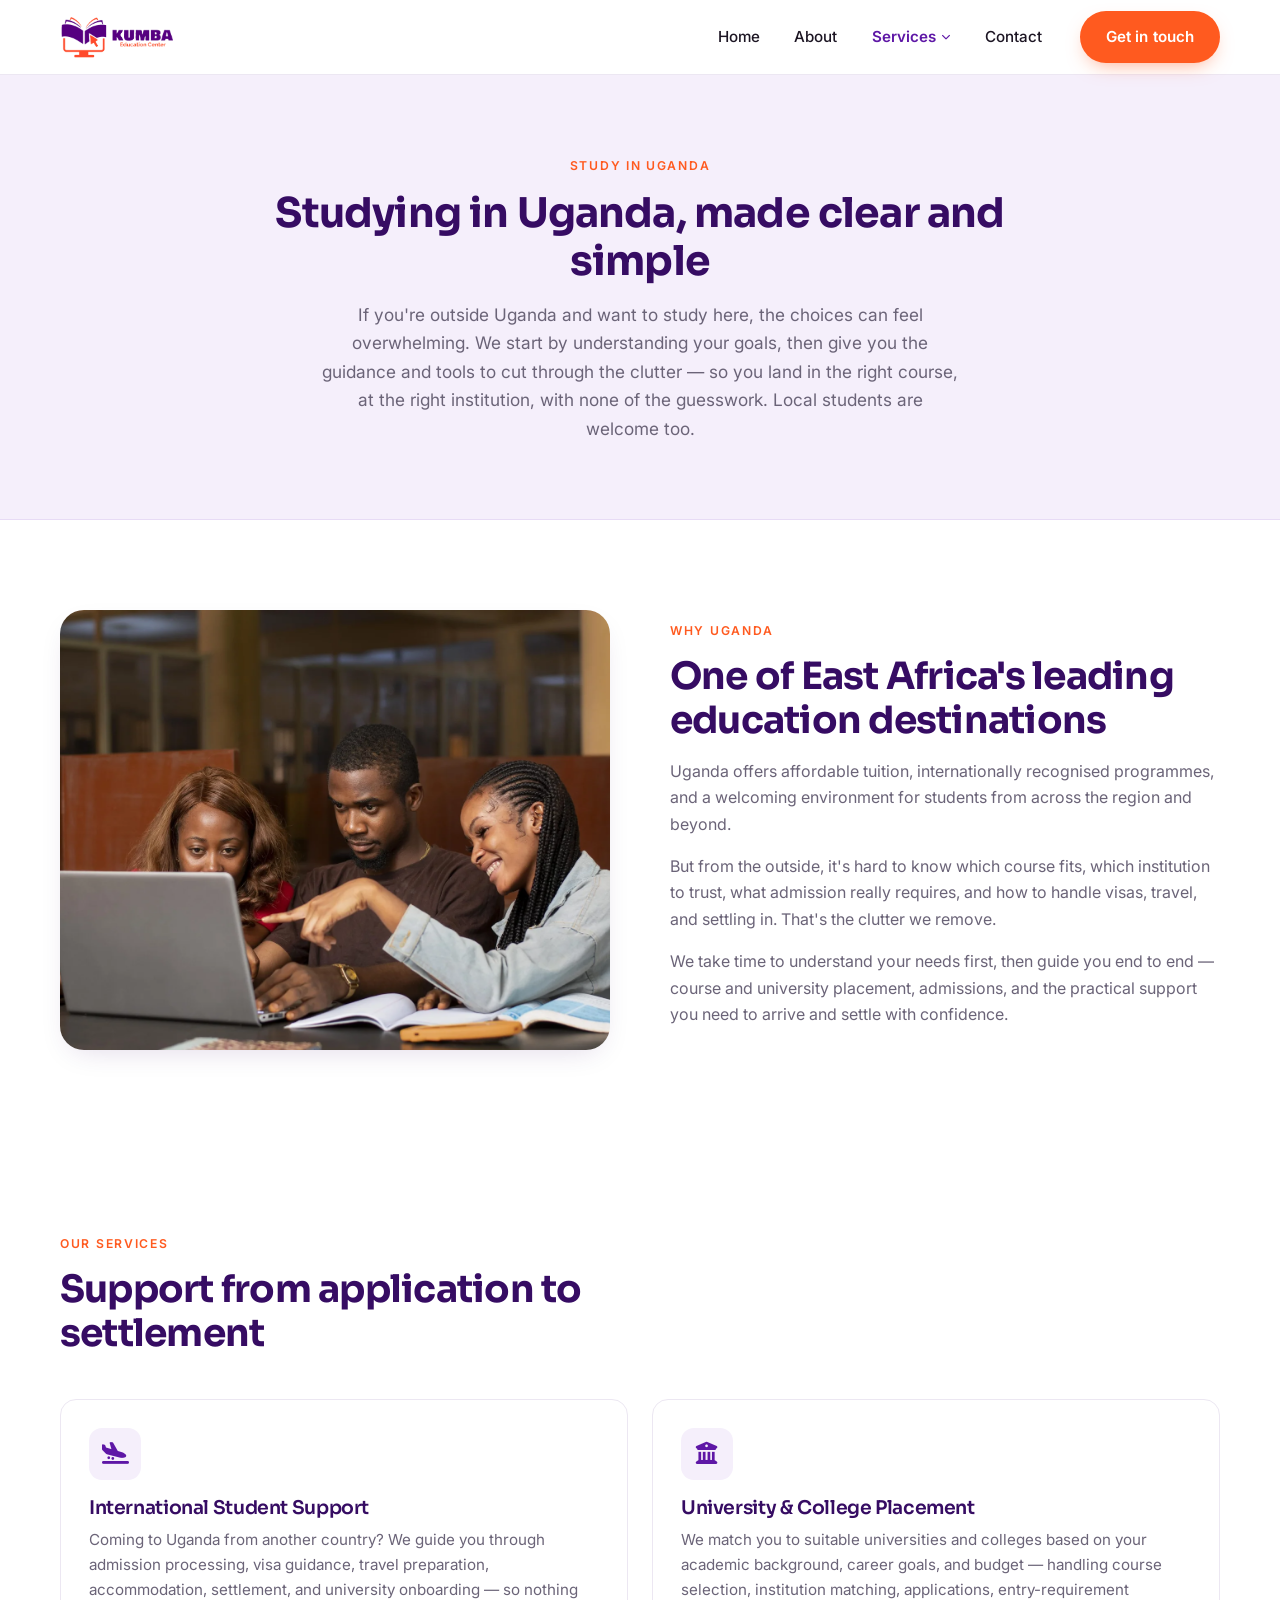
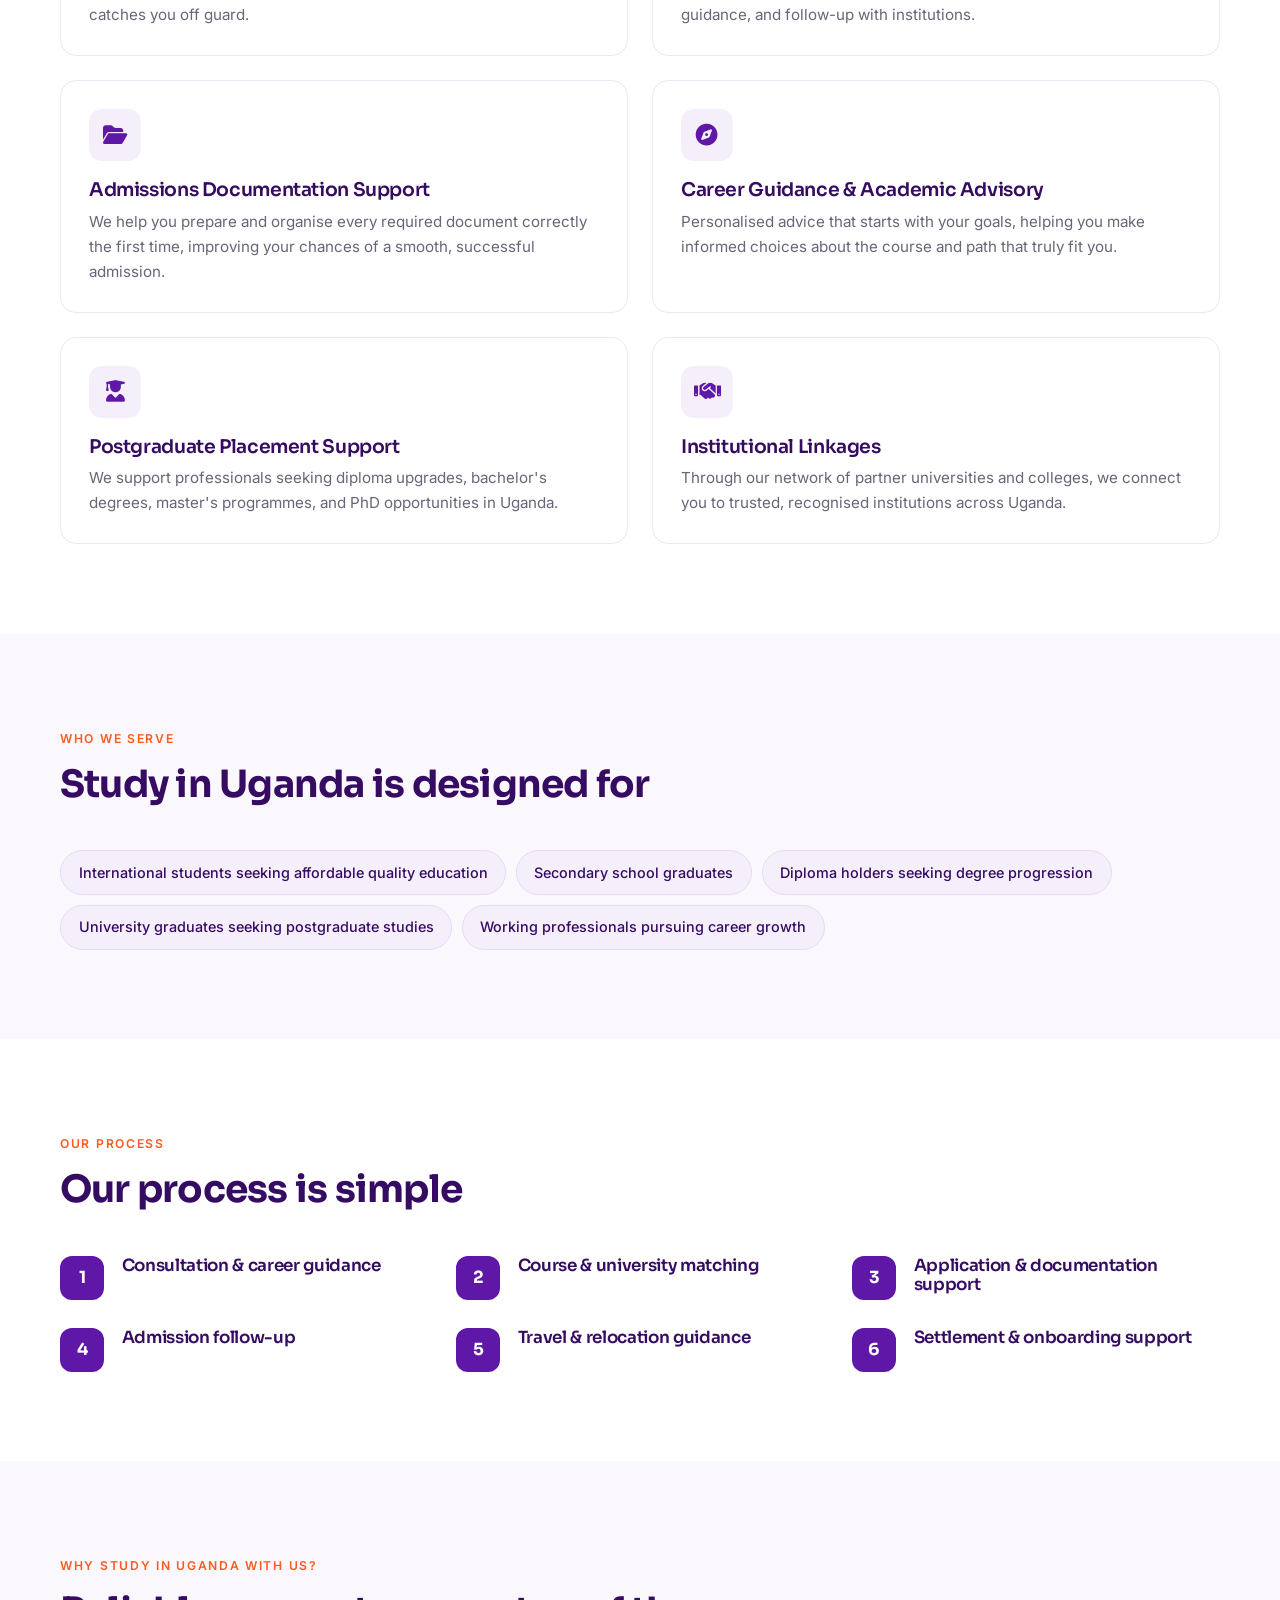
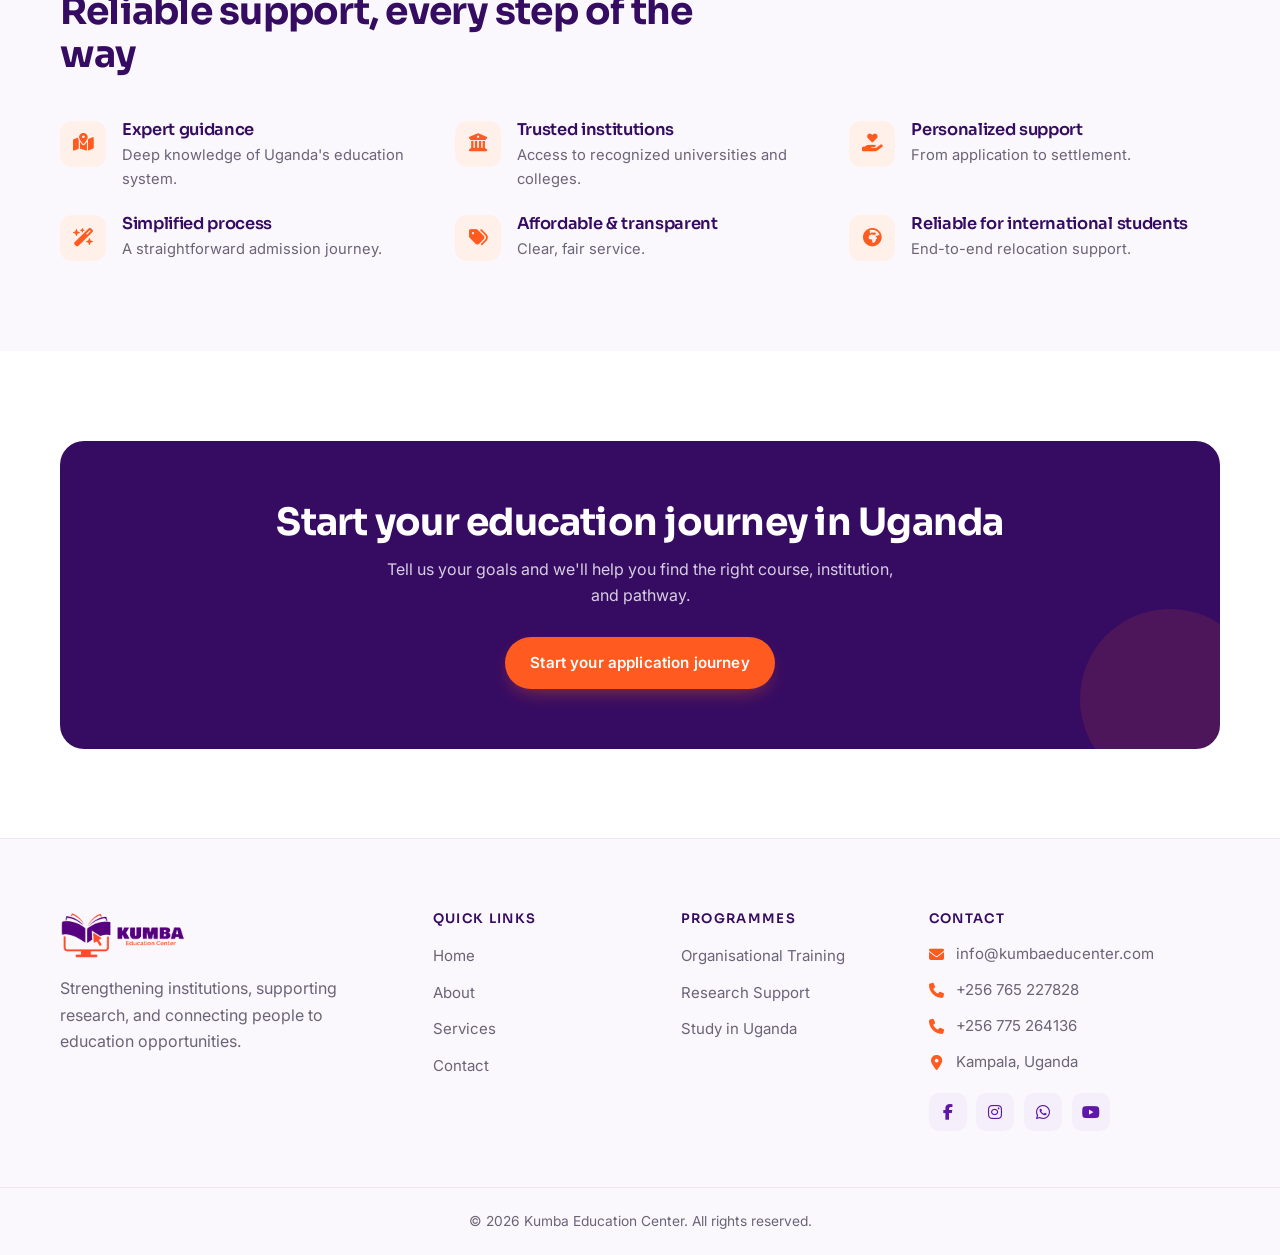
<file: study-in-uganda.html>
<!DOCTYPE html>
<html lang="en">
<head>
<meta charset="UTF-8">
<meta name="viewport" content="width=device-width, initial-scale=1.0">
<link rel="icon" type="image/svg+xml" href="assets/img/logo/favicon.svg">
<link rel="alternate icon" type="image/png" href="assets/img/logo/kumba-logo.png">
<link rel="apple-touch-icon" href="assets/img/logo/kumba-logo.png">
<title>Study in Uganda — Kumba Education Center</title>
<meta name="description" content="Guidance and practical tools for students from outside Uganda — and local students — to access quality higher education in Uganda and find the right course and institution without the guesswork.">
<link rel="preconnect" href="https://fonts.googleapis.com">
<link rel="preconnect" href="https://fonts.gstatic.com" crossorigin>
<link href="https://fonts.googleapis.com/css2?family=Inter:wght@400;500;600&family=Sora:wght@400;600;700&display=swap" rel="stylesheet">
<link rel="stylesheet" href="assets/css/all-fontawesome.min.css">
<link rel="stylesheet" href="assets/css/kumba.css">
<!-- Critical preloader styles (inlined to avoid unstyled flash before kumba.css loads) -->
<style>
#preloader{position:fixed;inset:0;z-index:9999;display:grid;place-items:center;background:#fff;transition:opacity .5s ease,visibility .5s ease}
#preloader.is-done{opacity:0;visibility:hidden}
.preloader__inner{display:flex;flex-direction:column;align-items:center;gap:1.6rem}
.preloader__logo{width:min(230px,62vw);height:auto;animation:kumbaPulse 1.7s ease-in-out infinite}
.preloader__bar{position:relative;width:190px;height:4px;border-radius:999px;background:#E7DBF5;overflow:hidden}
.preloader__bar::before{content:"";position:absolute;top:0;left:-40%;height:100%;width:40%;border-radius:999px;background:#FF5A1F;animation:kumbaSlide 1.15s cubic-bezier(.65,.05,.36,1) infinite}
@keyframes kumbaPulse{0%,100%{opacity:1;transform:scale(1)}50%{opacity:.72;transform:scale(.965)}}
@keyframes kumbaSlide{0%{left:-40%}100%{left:100%}}
@media(prefers-reduced-motion:reduce){.preloader__logo,.preloader__bar::before{animation:none}.preloader__bar::before{left:0;width:100%}}
</style>
<noscript><style>.reveal{opacity:1;transform:none}#preloader{display:none}</style></noscript>
</head>
<body>

<!-- ===== PRELOADER ===== -->
<div id="preloader" aria-hidden="true">
  <div class="preloader__inner">
    <img class="preloader__logo" src="assets/img/logo/kumba-logo.png" alt="Kumba Education Center">
    <div class="preloader__bar"></div>
  </div>
</div>

<!-- ===== HEADER ===== -->
<header class="site-header">
  <div class="container site-header__inner">
    <a class="brand" href="index.html" aria-label="Kumba Education Center home">
      <img src="assets/img/logo/kumba-logo.png" alt="Kumba Education Center">
    </a>
    <nav aria-label="Primary">
      <ul class="site-nav">
        <li><a href="index.html">Home</a></li>
        <li><a href="about.html">About</a></li>
        <li class="nav-item--dropdown">
          <a href="services.html" aria-current="page">Services <i class="fa-solid fa-chevron-down" style="font-size:.6em"></i></a>
          <ul class="dropdown">
            <li><a href="training.html">Organisational Training</a></li>
            <li><a href="research.html">Research Support</a></li>
            <li><a href="study-in-uganda.html">Study in Uganda</a></li>
          </ul>
        </li>
        <li><a href="contact.html">Contact</a></li>
      </ul>
    </nav>
    <div class="header-cta">
      <a class="btn btn--accent" href="contact.html">Get in touch</a>
    </div>
    <button class="nav-toggle" data-nav-toggle aria-label="Toggle menu" aria-expanded="false">
      <span></span><span></span><span></span>
    </button>
  </div>
</header>

<!-- ===== HERO ===== -->
<section class="page-hero">
  <div class="container">
    <span class="eyebrow">Study in Uganda</span>
    <h1>Studying in Uganda, made clear and simple</h1>
    <p>If you're outside Uganda and want to study here, the choices can feel overwhelming. We start by understanding your goals, then give you the guidance and tools to cut through the clutter — so you land in the right course, at the right institution, with none of the guesswork. Local students are welcome too.</p>
  </div>
</section>

<!-- ===== INTRO ===== -->
<section class="section reveal">
  <div class="container">
    <div class="split">
      <div class="split__media">
        <img src="assets/img/services/study-students.png" alt="Diverse students studying together with an academic advisor">
      </div>
      <div class="split__text">
        <span class="eyebrow">Why Uganda</span>
        <h2>One of East Africa's leading education destinations</h2>
        <p>Uganda offers affordable tuition, internationally recognised programmes, and a welcoming environment for students from across the region and beyond.</p>
        <p>But from the outside, it's hard to know which course fits, which institution to trust, what admission really requires, and how to handle visas, travel, and settling in. That's the clutter we remove.</p>
        <p>We take time to understand your needs first, then guide you end to end — course and university placement, admissions, and the practical support you need to arrive and settle with confidence.</p>
      </div>
    </div>
  </div>
</section>

<!-- ===== OUR SERVICES ===== -->
<section class="section reveal">
  <div class="container">
    <div class="section-head">
      <span class="eyebrow">Our Services</span>
      <h2>Support from application to settlement</h2>
    </div>
    <div class="grid grid--2">
      <article class="card">
        <div class="card__icon"><i class="fa-solid fa-plane-arrival"></i></div>
        <h3>International Student Support</h3>
        <p>Coming to Uganda from another country? We guide you through admission processing, visa guidance, travel preparation, accommodation, settlement, and university onboarding — so nothing catches you off guard.</p>
      </article>
      <article class="card">
        <div class="card__icon"><i class="fa-solid fa-building-columns"></i></div>
        <h3>University &amp; College Placement</h3>
        <p>We match you to suitable universities and colleges based on your academic background, career goals, and budget — handling course selection, institution matching, applications, entry-requirement guidance, and follow-up with institutions.</p>
      </article>
      <article class="card">
        <div class="card__icon"><i class="fa-solid fa-folder-open"></i></div>
        <h3>Admissions Documentation Support</h3>
        <p>We help you prepare and organise every required document correctly the first time, improving your chances of a smooth, successful admission.</p>
      </article>
      <article class="card">
        <div class="card__icon"><i class="fa-solid fa-compass"></i></div>
        <h3>Career Guidance &amp; Academic Advisory</h3>
        <p>Personalised advice that starts with your goals, helping you make informed choices about the course and path that truly fit you.</p>
      </article>
      <article class="card">
        <div class="card__icon"><i class="fa-solid fa-user-graduate"></i></div>
        <h3>Postgraduate Placement Support</h3>
        <p>We support professionals seeking diploma upgrades, bachelor's degrees, master's programmes, and PhD opportunities in Uganda.</p>
      </article>
      <article class="card">
        <div class="card__icon"><i class="fa-solid fa-handshake"></i></div>
        <h3>Institutional Linkages</h3>
        <p>Through our network of partner universities and colleges, we connect you to trusted, recognised institutions across Uganda.</p>
      </article>
    </div>
  </div>
</section>

<!-- ===== WHO WE SERVE ===== -->
<section class="section section--alt reveal">
  <div class="container">
    <div class="section-head">
      <span class="eyebrow">Who We Serve</span>
      <h2>Study in Uganda is designed for</h2>
    </div>
    <div class="chip-group">
      <span class="chip">International students seeking affordable quality education</span>
      <span class="chip">Secondary school graduates</span>
      <span class="chip">Diploma holders seeking degree progression</span>
      <span class="chip">University graduates seeking postgraduate studies</span>
      <span class="chip">Working professionals pursuing career growth</span>
    </div>
  </div>
</section>

<!-- ===== OUR PROCESS ===== -->
<section class="section reveal">
  <div class="container">
    <div class="section-head">
      <span class="eyebrow">Our Process</span>
      <h2>Our process is simple</h2>
    </div>
    <div class="grid grid--3" style="gap:1.75rem">
      <div class="step"><div class="step__badge">1</div><div class="step__body"><h3>Consultation &amp; career guidance</h3></div></div>
      <div class="step"><div class="step__badge">2</div><div class="step__body"><h3>Course &amp; university matching</h3></div></div>
      <div class="step"><div class="step__badge">3</div><div class="step__body"><h3>Application &amp; documentation support</h3></div></div>
      <div class="step"><div class="step__badge">4</div><div class="step__body"><h3>Admission follow-up</h3></div></div>
      <div class="step"><div class="step__badge">5</div><div class="step__body"><h3>Travel &amp; relocation guidance</h3></div></div>
      <div class="step"><div class="step__badge">6</div><div class="step__body"><h3>Settlement &amp; onboarding support</h3></div></div>
    </div>
  </div>
</section>

<!-- ===== WHY STUDY WITH US ===== -->
<section class="section section--alt reveal">
  <div class="container">
    <div class="section-head">
      <span class="eyebrow">Why Study in Uganda with Us?</span>
      <h2>Reliable support, every step of the way</h2>
    </div>
    <div class="grid grid--3">
      <div class="why-item"><div class="why-item__icon"><i class="fa-solid fa-map-location-dot"></i></div><div><h3>Expert guidance</h3><p>Deep knowledge of Uganda's education system.</p></div></div>
      <div class="why-item"><div class="why-item__icon"><i class="fa-solid fa-building-columns"></i></div><div><h3>Trusted institutions</h3><p>Access to recognized universities and colleges.</p></div></div>
      <div class="why-item"><div class="why-item__icon"><i class="fa-solid fa-hand-holding-heart"></i></div><div><h3>Personalized support</h3><p>From application to settlement.</p></div></div>
      <div class="why-item"><div class="why-item__icon"><i class="fa-solid fa-wand-magic-sparkles"></i></div><div><h3>Simplified process</h3><p>A straightforward admission journey.</p></div></div>
      <div class="why-item"><div class="why-item__icon"><i class="fa-solid fa-tags"></i></div><div><h3>Affordable &amp; transparent</h3><p>Clear, fair service.</p></div></div>
      <div class="why-item"><div class="why-item__icon"><i class="fa-solid fa-earth-africa"></i></div><div><h3>Reliable for international students</h3><p>End-to-end relocation support.</p></div></div>
    </div>
  </div>
</section>

<!-- ===== CTA BAND ===== -->
<section class="section reveal">
  <div class="container">
    <div class="cta-band">
      <h2>Start your education journey in Uganda</h2>
      <p>Tell us your goals and we'll help you find the right course, institution, and pathway.</p>
      <a class="btn btn--accent" href="contact.html">Start your application journey</a>
    </div>
  </div>
</section>

<!-- ===== FOOTER ===== -->
<footer class="footer">
  <div class="container">
    <div class="footer__grid">
      <div>
        <a class="brand" href="index.html" aria-label="Kumba Education Center home">
          <img src="assets/img/logo/kumba-logo.png" alt="Kumba Education Center">
        </a>
        <p style="margin-top:1rem;max-width:34ch">Strengthening institutions, supporting research, and connecting people to education opportunities.</p>
      </div>
      <div>
        <h4>Quick Links</h4>
        <ul class="footer__links">
          <li><a href="index.html">Home</a></li>
          <li><a href="about.html">About</a></li>
          <li><a href="services.html">Services</a></li>
          <li><a href="contact.html">Contact</a></li>
        </ul>
      </div>
      <div>
        <h4>Programmes</h4>
        <ul class="footer__links">
          <li><a href="training.html">Organisational Training</a></li>
          <li><a href="research.html">Research Support</a></li>
          <li><a href="study-in-uganda.html">Study in Uganda</a></li>
        </ul>
      </div>
      <div>
        <h4>Contact</h4>
        <ul class="footer__contact">
          <li><i class="fa-solid fa-envelope"></i><a href="mailto:info@kumbaeducenter.com">info@kumbaeducenter.com</a></li>
          <li><i class="fa-solid fa-phone"></i><a href="tel:+256765227828">+256 765 227828</a></li>
          <li><i class="fa-solid fa-phone"></i><a href="tel:+256775264136">+256 775 264136</a></li>
          <li><i class="fa-solid fa-location-dot"></i>Kampala, Uganda</li>
        </ul>
        <div class="footer__socials">
          <a href="#" aria-label="Facebook"><i class="fa-brands fa-facebook-f"></i></a>
          <a href="#" aria-label="Instagram"><i class="fa-brands fa-instagram"></i></a>
          <a href="https://wa.me/256765227828" aria-label="WhatsApp"><i class="fa-brands fa-whatsapp"></i></a>
          <a href="#" aria-label="YouTube"><i class="fa-brands fa-youtube"></i></a>
        </div>
      </div>
    </div>
  </div>
  <div class="footer__bar">
    <div class="container">
      <p>&copy; 2026 Kumba Education Center. All rights reserved.</p>
    </div>
  </div>
</footer>

<script src="assets/js/kumba.js"></script>
</body>
</html>
</file>
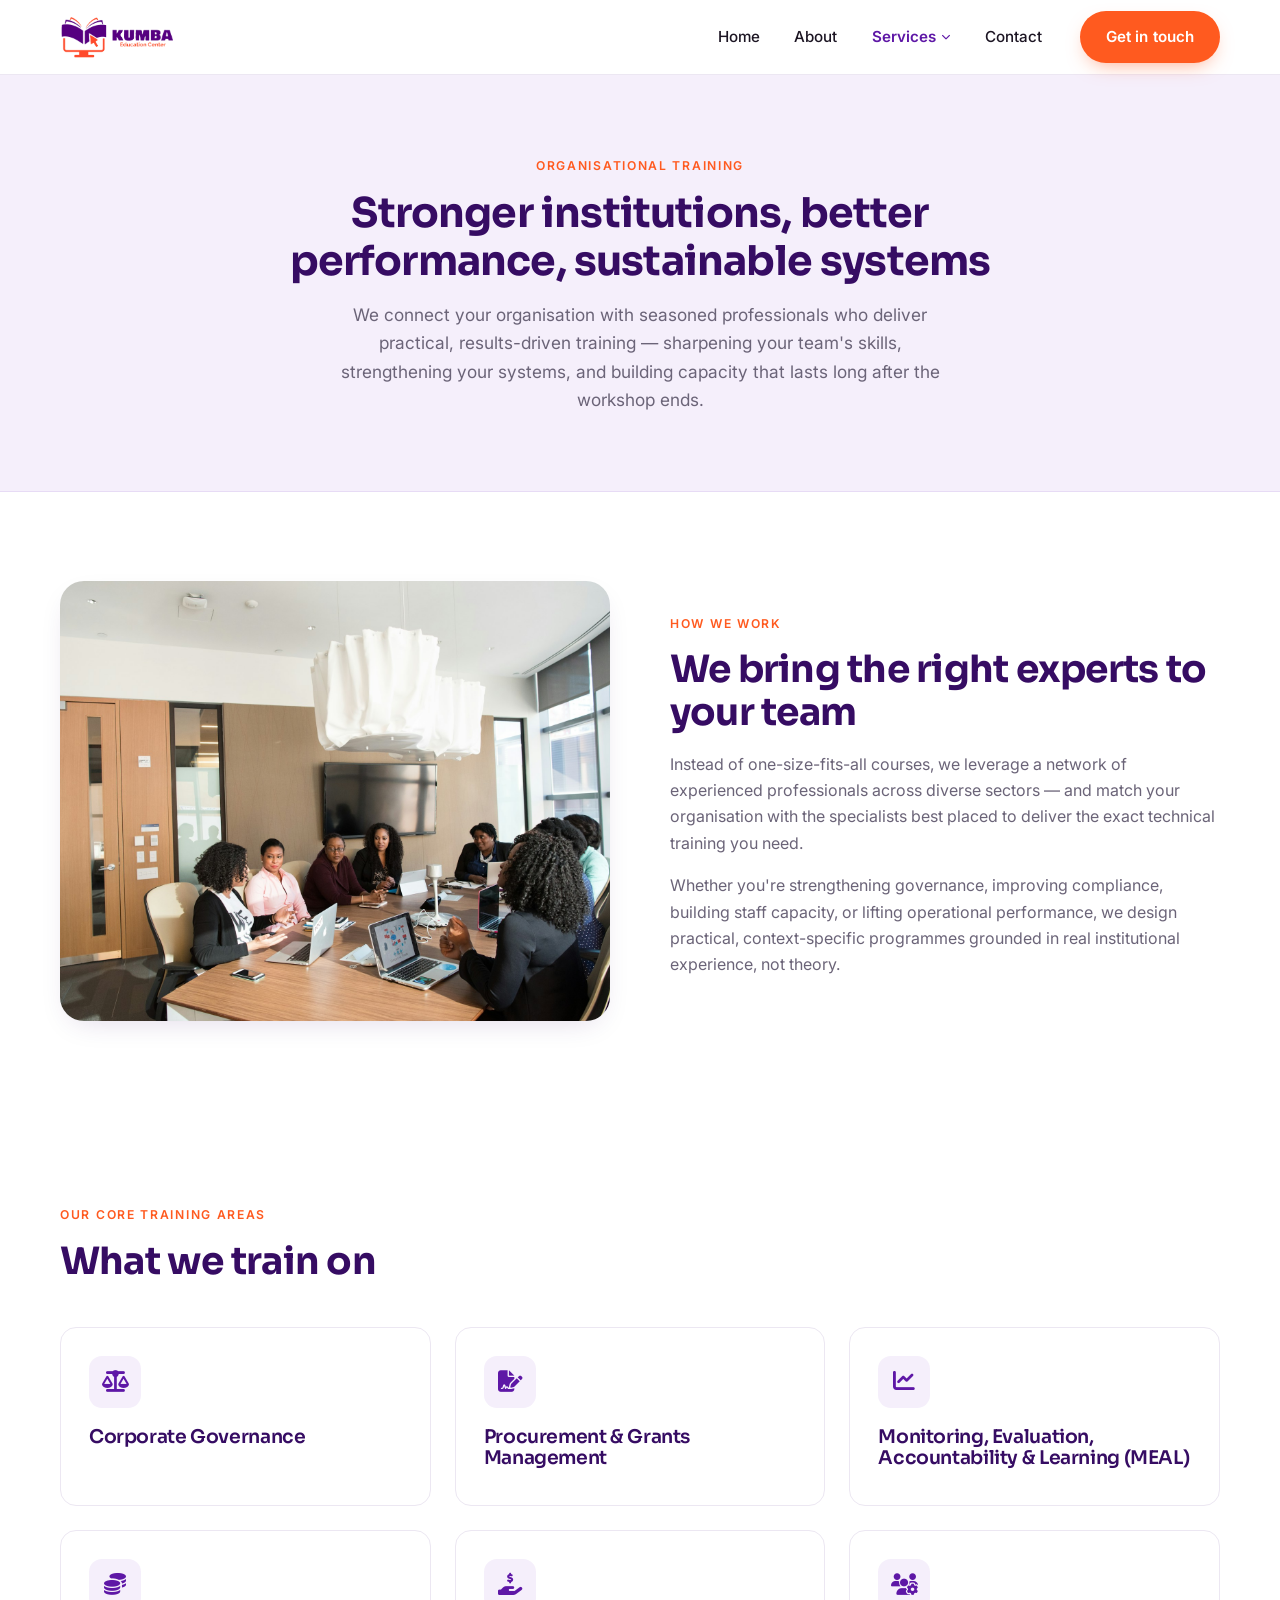
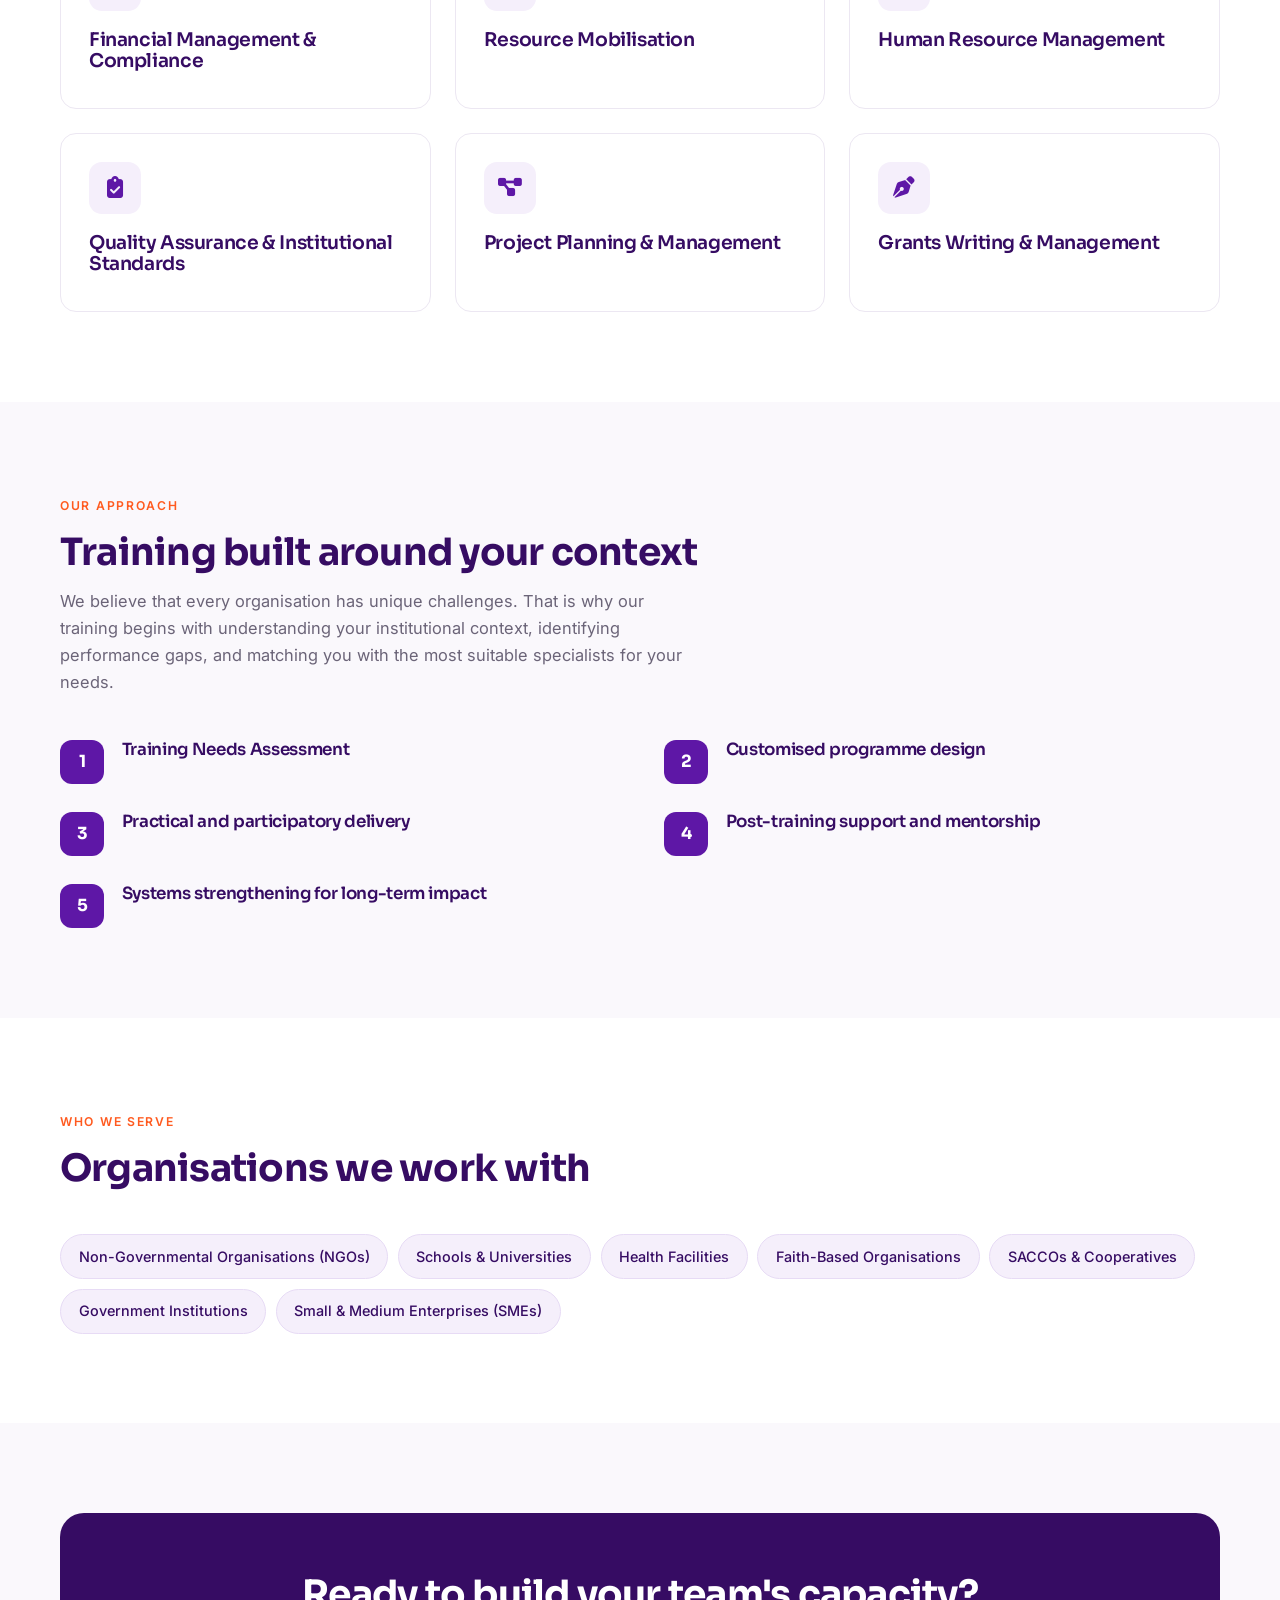
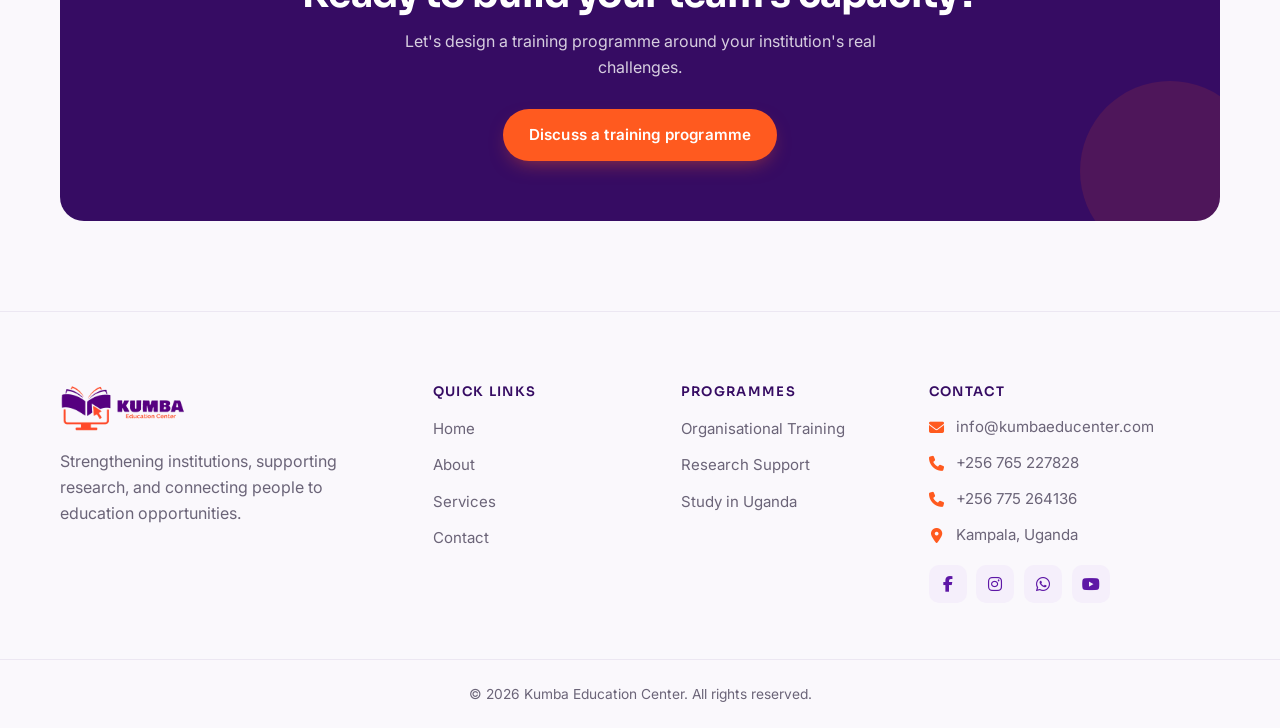
<file: training.html>
<!DOCTYPE html>
<html lang="en">
<head>
<meta charset="UTF-8">
<meta name="viewport" content="width=device-width, initial-scale=1.0">
<link rel="icon" type="image/svg+xml" href="assets/img/logo/favicon.svg">
<link rel="alternate icon" type="image/png" href="assets/img/logo/kumba-logo.png">
<link rel="apple-touch-icon" href="assets/img/logo/kumba-logo.png">
<title>Organisational Training — Kumba Education Center</title>
<meta name="description" content="Practical, results-driven organisational training that strengthens institutions, improves staff performance, and builds sustainable systems for growth.">
<link rel="preconnect" href="https://fonts.googleapis.com">
<link rel="preconnect" href="https://fonts.gstatic.com" crossorigin>
<link href="https://fonts.googleapis.com/css2?family=Inter:wght@400;500;600&family=Sora:wght@400;600;700&display=swap" rel="stylesheet">
<link rel="stylesheet" href="assets/css/all-fontawesome.min.css">
<link rel="stylesheet" href="assets/css/kumba.css">
<!-- Critical preloader styles (inlined to avoid unstyled flash before kumba.css loads) -->
<style>
#preloader{position:fixed;inset:0;z-index:9999;display:grid;place-items:center;background:#fff;transition:opacity .5s ease,visibility .5s ease}
#preloader.is-done{opacity:0;visibility:hidden}
.preloader__inner{display:flex;flex-direction:column;align-items:center;gap:1.6rem}
.preloader__logo{width:min(230px,62vw);height:auto;animation:kumbaPulse 1.7s ease-in-out infinite}
.preloader__bar{position:relative;width:190px;height:4px;border-radius:999px;background:#E7DBF5;overflow:hidden}
.preloader__bar::before{content:"";position:absolute;top:0;left:-40%;height:100%;width:40%;border-radius:999px;background:#FF5A1F;animation:kumbaSlide 1.15s cubic-bezier(.65,.05,.36,1) infinite}
@keyframes kumbaPulse{0%,100%{opacity:1;transform:scale(1)}50%{opacity:.72;transform:scale(.965)}}
@keyframes kumbaSlide{0%{left:-40%}100%{left:100%}}
@media(prefers-reduced-motion:reduce){.preloader__logo,.preloader__bar::before{animation:none}.preloader__bar::before{left:0;width:100%}}
</style>
<noscript><style>.reveal{opacity:1;transform:none}#preloader{display:none}</style></noscript>
</head>
<body>

<!-- ===== PRELOADER ===== -->
<div id="preloader" aria-hidden="true">
  <div class="preloader__inner">
    <img class="preloader__logo" src="assets/img/logo/kumba-logo.png" alt="Kumba Education Center">
    <div class="preloader__bar"></div>
  </div>
</div>

<!-- ===== HEADER ===== -->
<header class="site-header">
  <div class="container site-header__inner">
    <a class="brand" href="index.html" aria-label="Kumba Education Center home">
      <img src="assets/img/logo/kumba-logo.png" alt="Kumba Education Center">
    </a>
    <nav aria-label="Primary">
      <ul class="site-nav">
        <li><a href="index.html">Home</a></li>
        <li><a href="about.html">About</a></li>
        <li class="nav-item--dropdown">
          <a href="services.html" aria-current="page">Services <i class="fa-solid fa-chevron-down" style="font-size:.6em"></i></a>
          <ul class="dropdown">
            <li><a href="training.html">Organisational Training</a></li>
            <li><a href="research.html">Research Support</a></li>
            <li><a href="study-in-uganda.html">Study in Uganda</a></li>
          </ul>
        </li>
        <li><a href="contact.html">Contact</a></li>
      </ul>
    </nav>
    <div class="header-cta">
      <a class="btn btn--accent" href="contact.html">Get in touch</a>
    </div>
    <button class="nav-toggle" data-nav-toggle aria-label="Toggle menu" aria-expanded="false">
      <span></span><span></span><span></span>
    </button>
  </div>
</header>

<!-- ===== HERO ===== -->
<section class="page-hero">
  <div class="container">
    <span class="eyebrow">Organisational Training</span>
    <h1>Stronger institutions, better performance, sustainable systems</h1>
    <p>We connect your organisation with seasoned professionals who deliver practical, results-driven training — sharpening your team's skills, strengthening your systems, and building capacity that lasts long after the workshop ends.</p>
  </div>
</section>

<!-- ===== INTRO ===== -->
<section class="section reveal">
  <div class="container">
    <div class="split">
      <div class="split__media">
        <img src="assets/img/services/training-team.jpg" alt="A diverse team of professionals collaborating around a meeting table">
      </div>
      <div class="split__text">
        <span class="eyebrow">How We Work</span>
        <h2>We bring the right experts to your team</h2>
        <p>Instead of one-size-fits-all courses, we leverage a network of experienced professionals across diverse sectors — and match your organisation with the specialists best placed to deliver the exact technical training you need.</p>
        <p>Whether you're strengthening governance, improving compliance, building staff capacity, or lifting operational performance, we design practical, context-specific programmes grounded in real institutional experience, not theory.</p>
      </div>
    </div>
  </div>
</section>

<!-- ===== CORE TRAINING AREAS ===== -->
<section class="section reveal">
  <div class="container">
    <div class="section-head">
      <span class="eyebrow">Our Core Training Areas</span>
      <h2>What we train on</h2>
    </div>
    <div class="grid grid--3">
      <div class="card"><div class="card__icon"><i class="fa-solid fa-scale-balanced"></i></div><h3>Corporate Governance</h3></div>
      <div class="card"><div class="card__icon"><i class="fa-solid fa-file-signature"></i></div><h3>Procurement &amp; Grants Management</h3></div>
      <div class="card"><div class="card__icon"><i class="fa-solid fa-chart-line"></i></div><h3>Monitoring, Evaluation, Accountability &amp; Learning (MEAL)</h3></div>
      <div class="card"><div class="card__icon"><i class="fa-solid fa-coins"></i></div><h3>Financial Management &amp; Compliance</h3></div>
      <div class="card"><div class="card__icon"><i class="fa-solid fa-hand-holding-dollar"></i></div><h3>Resource Mobilisation</h3></div>
      <div class="card"><div class="card__icon"><i class="fa-solid fa-users-gear"></i></div><h3>Human Resource Management</h3></div>
      <div class="card"><div class="card__icon"><i class="fa-solid fa-clipboard-check"></i></div><h3>Quality Assurance &amp; Institutional Standards</h3></div>
      <div class="card"><div class="card__icon"><i class="fa-solid fa-diagram-project"></i></div><h3>Project Planning &amp; Management</h3></div>
      <div class="card"><div class="card__icon"><i class="fa-solid fa-pen-nib"></i></div><h3>Grants Writing &amp; Management</h3></div>
    </div>
  </div>
</section>

<!-- ===== OUR APPROACH ===== -->
<section class="section section--alt reveal">
  <div class="container">
    <div class="section-head">
      <span class="eyebrow">Our Approach</span>
      <h2>Training built around your context</h2>
      <p>We believe that every organisation has unique challenges. That is why our training begins with understanding your institutional context, identifying performance gaps, and matching you with the most suitable specialists for your needs.</p>
    </div>
    <div class="grid grid--2" style="gap:1.75rem 3rem">
      <div class="step"><div class="step__badge">1</div><div class="step__body"><h3>Training Needs Assessment</h3></div></div>
      <div class="step"><div class="step__badge">2</div><div class="step__body"><h3>Customised programme design</h3></div></div>
      <div class="step"><div class="step__badge">3</div><div class="step__body"><h3>Practical and participatory delivery</h3></div></div>
      <div class="step"><div class="step__badge">4</div><div class="step__body"><h3>Post-training support and mentorship</h3></div></div>
      <div class="step"><div class="step__badge">5</div><div class="step__body"><h3>Systems strengthening for long-term impact</h3></div></div>
    </div>
  </div>
</section>

<!-- ===== WHO WE SERVE ===== -->
<section class="section reveal">
  <div class="container">
    <div class="section-head">
      <span class="eyebrow">Who We Serve</span>
      <h2>Organisations we work with</h2>
    </div>
    <div class="chip-group">
      <span class="chip">Non-Governmental Organisations (NGOs)</span>
      <span class="chip">Schools &amp; Universities</span>
      <span class="chip">Health Facilities</span>
      <span class="chip">Faith-Based Organisations</span>
      <span class="chip">SACCOs &amp; Cooperatives</span>
      <span class="chip">Government Institutions</span>
      <span class="chip">Small &amp; Medium Enterprises (SMEs)</span>
    </div>
  </div>
</section>

<!-- ===== CTA BAND ===== -->
<section class="section section--alt reveal">
  <div class="container">
    <div class="cta-band">
      <h2>Ready to build your team's capacity?</h2>
      <p>Let's design a training programme around your institution's real challenges.</p>
      <a class="btn btn--accent" href="contact.html">Discuss a training programme</a>
    </div>
  </div>
</section>

<!-- ===== FOOTER ===== -->
<footer class="footer">
  <div class="container">
    <div class="footer__grid">
      <div>
        <a class="brand" href="index.html" aria-label="Kumba Education Center home">
          <img src="assets/img/logo/kumba-logo.png" alt="Kumba Education Center">
        </a>
        <p style="margin-top:1rem;max-width:34ch">Strengthening institutions, supporting research, and connecting people to education opportunities.</p>
      </div>
      <div>
        <h4>Quick Links</h4>
        <ul class="footer__links">
          <li><a href="index.html">Home</a></li>
          <li><a href="about.html">About</a></li>
          <li><a href="services.html">Services</a></li>
          <li><a href="contact.html">Contact</a></li>
        </ul>
      </div>
      <div>
        <h4>Programmes</h4>
        <ul class="footer__links">
          <li><a href="training.html">Organisational Training</a></li>
          <li><a href="research.html">Research Support</a></li>
          <li><a href="study-in-uganda.html">Study in Uganda</a></li>
        </ul>
      </div>
      <div>
        <h4>Contact</h4>
        <ul class="footer__contact">
          <li><i class="fa-solid fa-envelope"></i><a href="mailto:info@kumbaeducenter.com">info@kumbaeducenter.com</a></li>
          <li><i class="fa-solid fa-phone"></i><a href="tel:+256765227828">+256 765 227828</a></li>
          <li><i class="fa-solid fa-phone"></i><a href="tel:+256775264136">+256 775 264136</a></li>
          <li><i class="fa-solid fa-location-dot"></i>Kampala, Uganda</li>
        </ul>
        <div class="footer__socials">
          <a href="#" aria-label="Facebook"><i class="fa-brands fa-facebook-f"></i></a>
          <a href="#" aria-label="Instagram"><i class="fa-brands fa-instagram"></i></a>
          <a href="https://wa.me/256765227828" aria-label="WhatsApp"><i class="fa-brands fa-whatsapp"></i></a>
          <a href="#" aria-label="YouTube"><i class="fa-brands fa-youtube"></i></a>
        </div>
      </div>
    </div>
  </div>
  <div class="footer__bar">
    <div class="container">
      <p>&copy; 2026 Kumba Education Center. All rights reserved.</p>
    </div>
  </div>
</footer>

<script src="assets/js/kumba.js"></script>
</body>
</html>
</file>
<file: assets/css/kumba.css>
/* ============================================================
   KUMBA EDUCATION CENTER — Design System
   kumba.css — tokens · reset · typography · layout · components
   Brand: deep purple + vivid orange · minimalist premium · no gradients
   ============================================================ */

/* ---------- Tokens ---------- */
:root{
  --purple:#5E17A6;        /* primary brand */
  --purple-deep:#360C63;   /* dark sections, headings */
  --purple-mid:#4A1189;
  --purple-soft:#F5EFFB;   /* tint surface */
  --purple-line:#E7DBF5;   /* tint hairline */
  --orange:#FF5A1F;        /* accent */
  --orange-dark:#E8480F;
  --orange-soft:#FFF1EA;

  --ink:#1C1523;           /* body text near-black */
  --muted:#6B6478;         /* secondary text */
  --bg:#FFFFFF;
  --surface:#FAF8FC;       /* alt section */
  --line:#ECE7F2;          /* hairline border */

  --radius:16px;
  --radius-lg:24px;
  --radius-pill:999px;

  --shadow-sm:0 1px 2px rgba(28,21,35,.04);
  --shadow:0 10px 30px -12px rgba(54,12,99,.18);
  --shadow-lg:0 24px 60px -20px rgba(54,12,99,.28);

  --container:1160px;
  --font-head:'Sora',system-ui,sans-serif;
  --font-body:'Inter',system-ui,sans-serif;
}

/* ---------- Reset ---------- */
*,*::before,*::after{box-sizing:border-box;margin:0}
html{scroll-behavior:smooth;-webkit-text-size-adjust:100%}
body{
  font-family:var(--font-body);
  color:var(--ink);
  background:var(--bg);
  line-height:1.65;
  font-size:16px;
  -webkit-font-smoothing:antialiased;
  overflow-x:hidden;
}
img{max-width:100%;display:block}
a{color:inherit;text-decoration:none}
ul{list-style:none;padding:0}
button{font-family:inherit;cursor:pointer;border:none;background:none}

/* ---------- Typography ---------- */
h1,h2,h3,h4{font-family:var(--font-head);color:var(--purple-deep);line-height:1.15;font-weight:700;letter-spacing:-.02em}
h1{font-size:clamp(2.1rem,4.6vw,3.5rem);font-weight:700}
h2{font-size:clamp(1.6rem,3vw,2.35rem)}
h3{font-size:1.18rem;font-weight:600}
h4{font-size:.95rem;font-weight:600;letter-spacing:0}
p{color:var(--muted)}
strong{color:var(--ink)}

.eyebrow{
  display:inline-block;
  font-family:var(--font-body);
  font-size:.76rem;
  font-weight:600;
  letter-spacing:.14em;
  text-transform:uppercase;
  color:var(--orange);
  margin-bottom:.9rem;
}

/* ---------- Layout ---------- */
.container{width:min(100% - 2.5rem,var(--container));margin-inline:auto}
.section{padding-block:clamp(3.5rem,7vw,6rem)}
.section--alt{background:var(--surface)}
.section--purple{background:var(--purple-deep);color:#fff}
.section--purple h2,.section--purple h3{color:#fff}
.section--purple p{color:rgba(255,255,255,.78)}

.section-head{max-width:640px;margin-bottom:2.75rem}
.section-head--center{margin-inline:auto;text-align:center}
.section-head p{margin-top:.85rem;font-size:1.03rem}

.grid{display:grid;gap:1.5rem}
.grid--2{grid-template-columns:repeat(2,1fr)}
.grid--3{grid-template-columns:repeat(3,1fr)}
@media(max-width:900px){.grid--3{grid-template-columns:repeat(2,1fr)}}
@media(max-width:640px){.grid--2,.grid--3{grid-template-columns:1fr}}

/* ---------- Buttons ---------- */
.btn{
  display:inline-flex;align-items:center;gap:.55rem;
  padding:.85rem 1.6rem;border-radius:var(--radius-pill);
  font-weight:600;font-size:.95rem;letter-spacing:.01em;
  transition:transform .18s ease,box-shadow .18s ease,background .18s ease,color .18s ease;
  white-space:nowrap;
}
.btn:active{transform:translateY(1px)}
.btn--primary{background:var(--purple);color:#fff;box-shadow:0 8px 20px -8px rgba(94,23,166,.55)}
.btn--primary:hover{background:var(--purple-mid);box-shadow:0 12px 26px -8px rgba(94,23,166,.65)}
.btn--accent{background:var(--orange);color:#fff;box-shadow:0 8px 20px -8px rgba(255,90,31,.55)}
.btn--accent:hover{background:var(--orange-dark);box-shadow:0 12px 26px -8px rgba(255,90,31,.6)}
.btn--outline{background:transparent;color:var(--purple);border:1.5px solid var(--purple-line)}
.btn--outline:hover{border-color:var(--purple);background:var(--purple-soft)}
.btn--ghost-light{background:rgba(255,255,255,.12);color:#fff;border:1.5px solid rgba(255,255,255,.28)}
.btn--ghost-light:hover{background:rgba(255,255,255,.2)}

/* ---------- Header ---------- */
.site-header{
  position:sticky;top:0;z-index:60;
  background:rgba(255,255,255,.9);
  backdrop-filter:saturate(160%) blur(12px);
  border-bottom:1px solid var(--line);
}
.site-header__inner{display:flex;align-items:center;gap:1.5rem;min-height:74px}
.brand{display:flex;align-items:center}
.brand img{height:46px;width:auto}
.site-header .brand img{height:44px}

nav[aria-label="Primary"]{margin-left:auto}
.site-nav{display:flex;align-items:center;gap:.35rem}
.site-nav>li>a{
  display:inline-flex;align-items:center;gap:.35rem;
  padding:.55rem .9rem;border-radius:var(--radius-pill);
  font-weight:500;font-size:.95rem;color:var(--ink);
  transition:color .15s ease,background .15s ease;
}
.site-nav>li>a:hover{color:var(--purple);background:var(--purple-soft)}
.site-nav>li>a[aria-current="page"]{color:var(--purple);font-weight:600}

.nav-item--dropdown{position:relative}
.dropdown{
  position:absolute;top:calc(100% + .5rem);left:0;
  min-width:246px;background:#fff;border:1px solid var(--line);
  border-radius:14px;box-shadow:var(--shadow);
  padding:.5rem;opacity:0;visibility:hidden;transform:translateY(6px);
  transition:opacity .18s ease,transform .18s ease,visibility .18s;
}
.nav-item--dropdown:hover .dropdown,.nav-item--dropdown:focus-within .dropdown{opacity:1;visibility:visible;transform:translateY(0)}
.dropdown a{display:block;padding:.6rem .8rem;border-radius:9px;font-size:.92rem;font-weight:500;color:var(--ink)}
.dropdown a:hover{background:var(--purple-soft);color:var(--purple)}

.header-cta{display:flex;align-items:center}
.nav-toggle{display:none;flex-direction:column;gap:5px;padding:.5rem;margin-left:auto}
.nav-toggle span{width:24px;height:2px;background:var(--purple-deep);border-radius:2px;transition:.25s}

@media(max-width:940px){
  nav[aria-label="Primary"]{
    position:fixed;inset:74px 0 auto 0;margin:0;
    background:#fff;border-bottom:1px solid var(--line);
    padding:1rem 1.25rem 1.5rem;
    transform:translateY(-120%);transition:transform .3s ease;
    box-shadow:var(--shadow);
  }
  body.nav-open nav[aria-label="Primary"]{transform:translateY(0)}
  .site-nav{flex-direction:column;align-items:stretch;gap:.15rem}
  .site-nav>li>a{padding:.8rem .9rem;border-radius:12px}
  .dropdown{position:static;opacity:1;visibility:visible;transform:none;box-shadow:none;border:none;padding:.2rem 0 .2rem 1rem;min-width:0}
  .header-cta{display:none}
  .nav-toggle{display:flex}
  body.nav-open .nav-toggle span:nth-child(1){transform:translateY(7px) rotate(45deg)}
  body.nav-open .nav-toggle span:nth-child(2){opacity:0}
  body.nav-open .nav-toggle span:nth-child(3){transform:translateY(-7px) rotate(-45deg)}
}

/* ---------- Hero (home: split with image) ---------- */
.hero{background:var(--bg);padding-block:clamp(3rem,6vw,5.5rem);position:relative}
.hero__inner{display:grid;grid-template-columns:1.05fr .95fr;gap:clamp(2rem,5vw,4rem);align-items:center}
.hero__text{max-width:36rem}
.hero__text h1{font-size:clamp(1.8rem,3.2vw,2.6rem);margin-bottom:1.1rem}
.hero__text p{font-size:1.1rem;max-width:34ch;margin-bottom:1.9rem}
.hero__ctas{display:flex;flex-wrap:wrap;gap:.85rem}
.hero__media{position:relative}
.hero__media img{
  width:100%;height:clamp(320px,42vw,480px);object-fit:cover;
  border-radius:var(--radius-lg);box-shadow:var(--shadow-lg);
}
.hero__media::before{
  content:"";position:absolute;inset:auto -18px -18px auto;
  width:62%;height:62%;background:var(--purple-soft);
  border-radius:var(--radius-lg);z-index:-1;
}
.hero__media::after{
  content:"";position:absolute;inset:-16px auto auto -16px;
  width:78px;height:78px;border-radius:18px;
  background:var(--orange);opacity:.14;z-index:-1;
}
.hero__stats{display:flex;gap:2.2rem;margin-top:2.2rem;flex-wrap:wrap}
.hero__stat strong{display:block;font-family:var(--font-head);font-size:1.7rem;color:var(--purple);line-height:1}
.hero__stat span{font-size:.85rem;color:var(--muted)}

/* Interior page hero (compact, centered) */
.page-hero{background:var(--purple-soft);padding-block:clamp(3rem,6vw,4.75rem);text-align:center;border-bottom:1px solid var(--purple-line)}
.page-hero .container{max-width:760px}
.page-hero h1{font-size:clamp(1.8rem,3.2vw,2.6rem);margin-bottom:1rem}
.page-hero p{font-size:1.08rem;margin-inline:auto;max-width:58ch}

@media(max-width:860px){
  .hero__inner{grid-template-columns:1fr;text-align:center}
  .hero__text{max-width:none;margin-inline:auto}
  .hero__text p{margin-inline:auto}
  .hero__ctas,.hero__stats{justify-content:center}
  .hero__media{margin-top:1rem}
}

/* ---------- Cards ---------- */
.card{
  background:#fff;border:1px solid var(--line);border-radius:var(--radius);
  padding:1.75rem;transition:transform .2s ease,box-shadow .2s ease,border-color .2s ease;
  height:100%;
}
.card:hover{transform:translateY(-4px);box-shadow:var(--shadow);border-color:var(--purple-line)}
.card__icon{
  width:52px;height:52px;border-radius:13px;
  display:grid;place-items:center;font-size:1.35rem;
  background:var(--purple-soft);color:var(--purple);margin-bottom:1.1rem;
}
.card h3{margin-bottom:.5rem}
.card p{font-size:.95rem;margin-bottom:0}
.card__link{
  display:inline-flex;align-items:center;gap:.4rem;margin-top:1.1rem;
  color:var(--purple);font-weight:600;font-size:.9rem;
}
.card__link i{transition:transform .18s ease}
.card:hover .card__link i{transform:translateX(3px)}

/* Programme card with image */
.pcard{
  background:#fff;border:1px solid var(--line);border-radius:var(--radius);
  overflow:hidden;display:flex;flex-direction:column;
  transition:transform .2s ease,box-shadow .2s ease,border-color .2s ease;height:100%;
}
.pcard:hover{transform:translateY(-4px);box-shadow:var(--shadow);border-color:var(--purple-line)}
.pcard__media{aspect-ratio:16/10;overflow:hidden}
.pcard__media img{width:100%;height:100%;object-fit:cover;transition:transform .4s ease}
.pcard:hover .pcard__media img{transform:scale(1.04)}
.pcard__body{padding:1.6rem;display:flex;flex-direction:column;flex:1}
.pcard__body h3{margin-bottom:.5rem}
.pcard__body p{font-size:.94rem}
.pcard__body .btn{margin-top:auto;align-self:flex-start}
.pcard__list{margin:.9rem 0 1.3rem;display:grid;gap:.5rem}
.pcard__list li{font-size:.9rem;color:var(--muted);display:flex;gap:.55rem;align-items:flex-start}
.pcard__list i{color:var(--orange);margin-top:.28rem;font-size:.8rem}

/* ---------- Chips ---------- */
.chip-group{display:flex;flex-wrap:wrap;gap:.6rem}
.chip{
  display:inline-flex;align-items:center;gap:.5rem;
  padding:.6rem 1.1rem;border-radius:var(--radius-pill);
  background:var(--purple-soft);color:var(--purple-deep);
  font-weight:500;font-size:.9rem;border:1px solid var(--purple-line);
}
.chip i{color:var(--orange)}

/* ---------- Steps ---------- */
.step{display:flex;gap:1.1rem;align-items:flex-start}
.step__badge{
  flex:none;width:44px;height:44px;border-radius:12px;
  display:grid;place-items:center;font-family:var(--font-head);font-weight:700;
  background:var(--purple);color:#fff;font-size:1.05rem;
}
.step__body h3{margin-bottom:.25rem;font-size:1.05rem}
.step__body p{font-size:.92rem;margin-bottom:0}

/* ---------- Why / feature list ---------- */
.why-item{display:flex;gap:1rem;align-items:flex-start}
.why-item__icon{
  flex:none;width:46px;height:46px;border-radius:12px;
  display:grid;place-items:center;font-size:1.15rem;
  background:var(--orange-soft);color:var(--orange);
}
.why-item h3{font-size:1.02rem;margin-bottom:.2rem}
.why-item p{font-size:.92rem;margin-bottom:0}

/* ---------- Split media block ---------- */
.split{display:grid;grid-template-columns:1fr 1fr;gap:clamp(2rem,5vw,3.75rem);align-items:center}
.split--reverse .split__media{order:-1}
.split__media img{width:100%;height:clamp(300px,38vw,440px);object-fit:cover;border-radius:var(--radius-lg);box-shadow:var(--shadow)}
.split__text h2{margin-bottom:1rem}
.split__text p{margin-bottom:1rem}
.split__list{display:grid;gap:.85rem;margin-top:1.4rem}
.split__list li{display:flex;gap:.75rem;align-items:flex-start;color:var(--ink);font-size:.97rem}
.split__list i{color:var(--orange);margin-top:.3rem}
@media(max-width:800px){
  .split{grid-template-columns:1fr}
  .split--reverse .split__media{order:0}
}

/* Value cards (about) */
.value{background:#fff;border:1px solid var(--line);border-radius:var(--radius);padding:1.6rem}
.value__icon{width:46px;height:46px;border-radius:12px;display:grid;place-items:center;background:var(--purple-soft);color:var(--purple);font-size:1.15rem;margin-bottom:.9rem}
.value h3{margin-bottom:.35rem;font-size:1.05rem}
.value p{font-size:.92rem;margin-bottom:0}

/* ---------- CTA band ---------- */
.cta-band{
  background:var(--purple-deep);color:#fff;border-radius:var(--radius-lg);
  padding:clamp(2.5rem,5vw,3.75rem);text-align:center;position:relative;overflow:hidden;
}
.cta-band::after{
  content:"";position:absolute;right:-40px;bottom:-40px;
  width:180px;height:180px;border-radius:50%;background:var(--orange);opacity:.12;
}
.cta-band h2{color:#fff;margin-bottom:.75rem}
.cta-band p{color:rgba(255,255,255,.8);max-width:52ch;margin:0 auto 1.75rem}

/* ---------- Forms ---------- */
.form-group label{display:block;font-weight:600;font-size:.88rem;margin-bottom:.4rem;color:var(--ink)}
.form-group input,.form-group select,.form-group textarea{
  width:100%;padding:.8rem 1rem;border:1px solid var(--line);border-radius:11px;
  font-family:inherit;font-size:.95rem;color:var(--ink);background:#fff;transition:border-color .15s ease,box-shadow .15s ease;
}
.form-group textarea{min-height:130px;resize:vertical}
.form-group input:focus,.form-group select:focus,.form-group textarea:focus{
  outline:none;border-color:var(--purple);box-shadow:0 0 0 3px var(--purple-soft);
}

/* ---------- Footer (light, premium) ---------- */
.footer{background:var(--surface);border-top:1px solid var(--line);padding-top:clamp(3rem,6vw,4.5rem)}
.footer__grid{display:grid;grid-template-columns:1.6fr 1fr 1fr 1.4fr;gap:2.5rem}
.footer .brand img{height:48px}
.footer h4{color:var(--purple-deep);margin-bottom:1rem;font-size:.82rem;letter-spacing:.1em;text-transform:uppercase}
.footer__links{display:grid;gap:.6rem}
.footer__links a{color:var(--muted);font-size:.94rem;transition:color .15s ease}
.footer__links a:hover{color:var(--purple)}
.footer__contact{display:grid;gap:.7rem}
.footer__contact li{display:flex;gap:.7rem;align-items:flex-start;color:var(--muted);font-size:.94rem}
.footer__contact i{color:var(--orange);margin-top:.3rem;width:16px;text-align:center}
.footer__contact a{color:var(--muted)}
.footer__contact a:hover{color:var(--purple)}
.footer__socials{display:flex;gap:.6rem;margin-top:1.1rem}
.footer__socials a{
  width:38px;height:38px;border-radius:10px;display:grid;place-items:center;
  background:var(--purple-soft);color:var(--purple);transition:background .15s ease,color .15s ease,transform .15s ease;
}
.footer__socials a:hover{background:var(--purple);color:#fff;transform:translateY(-2px)}
.footer__bar{margin-top:clamp(2.5rem,5vw,3.5rem);border-top:1px solid var(--line);padding-block:1.4rem}
.footer__bar p{font-size:.86rem;color:var(--muted);text-align:center;margin:0}
@media(max-width:820px){.footer__grid{grid-template-columns:1fr 1fr;gap:2rem}}
@media(max-width:480px){.footer__grid{grid-template-columns:1fr}}

/* ---------- Reveal on scroll ---------- */
.reveal{opacity:0;transform:translateY(22px);transition:opacity .7s ease,transform .7s ease}
.reveal.is-visible{opacity:1;transform:none}
@media(prefers-reduced-motion:reduce){
  .reveal{opacity:1;transform:none;transition:none}
  *{scroll-behavior:auto}
}
</file>
